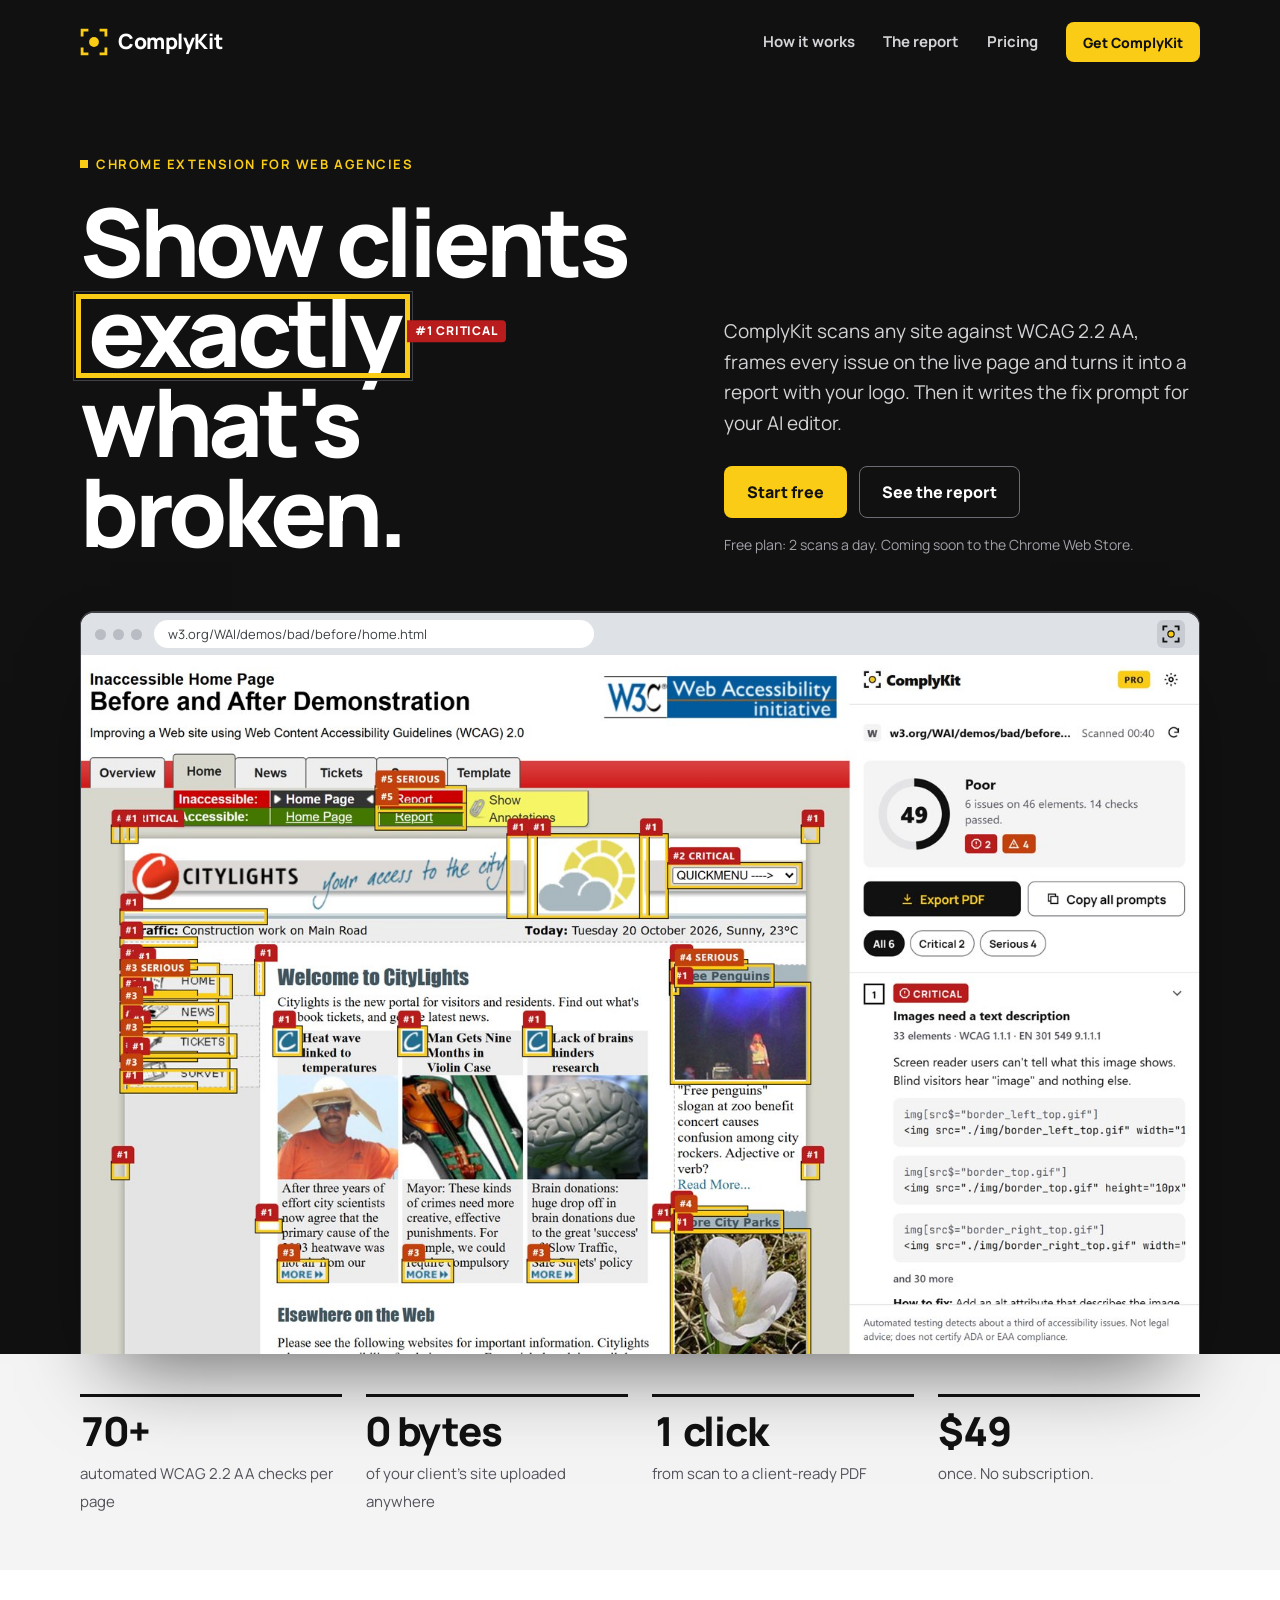
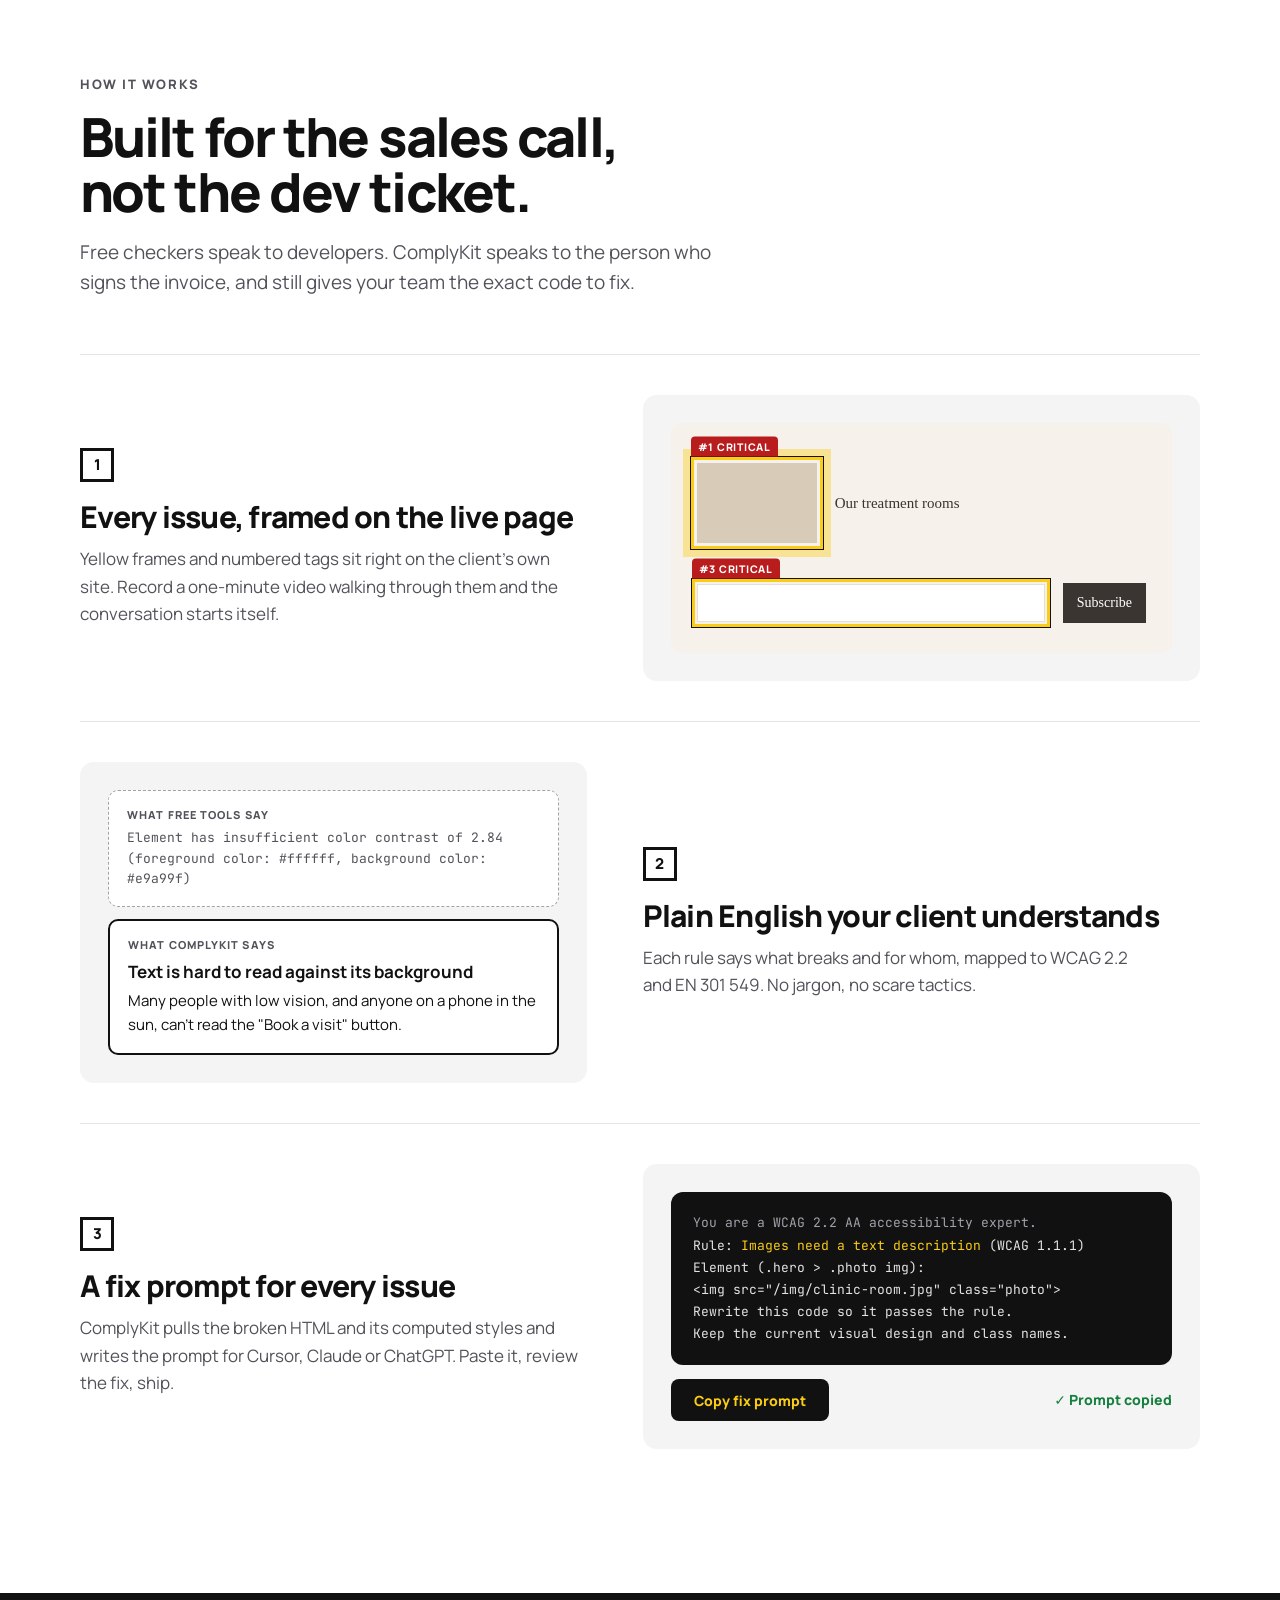
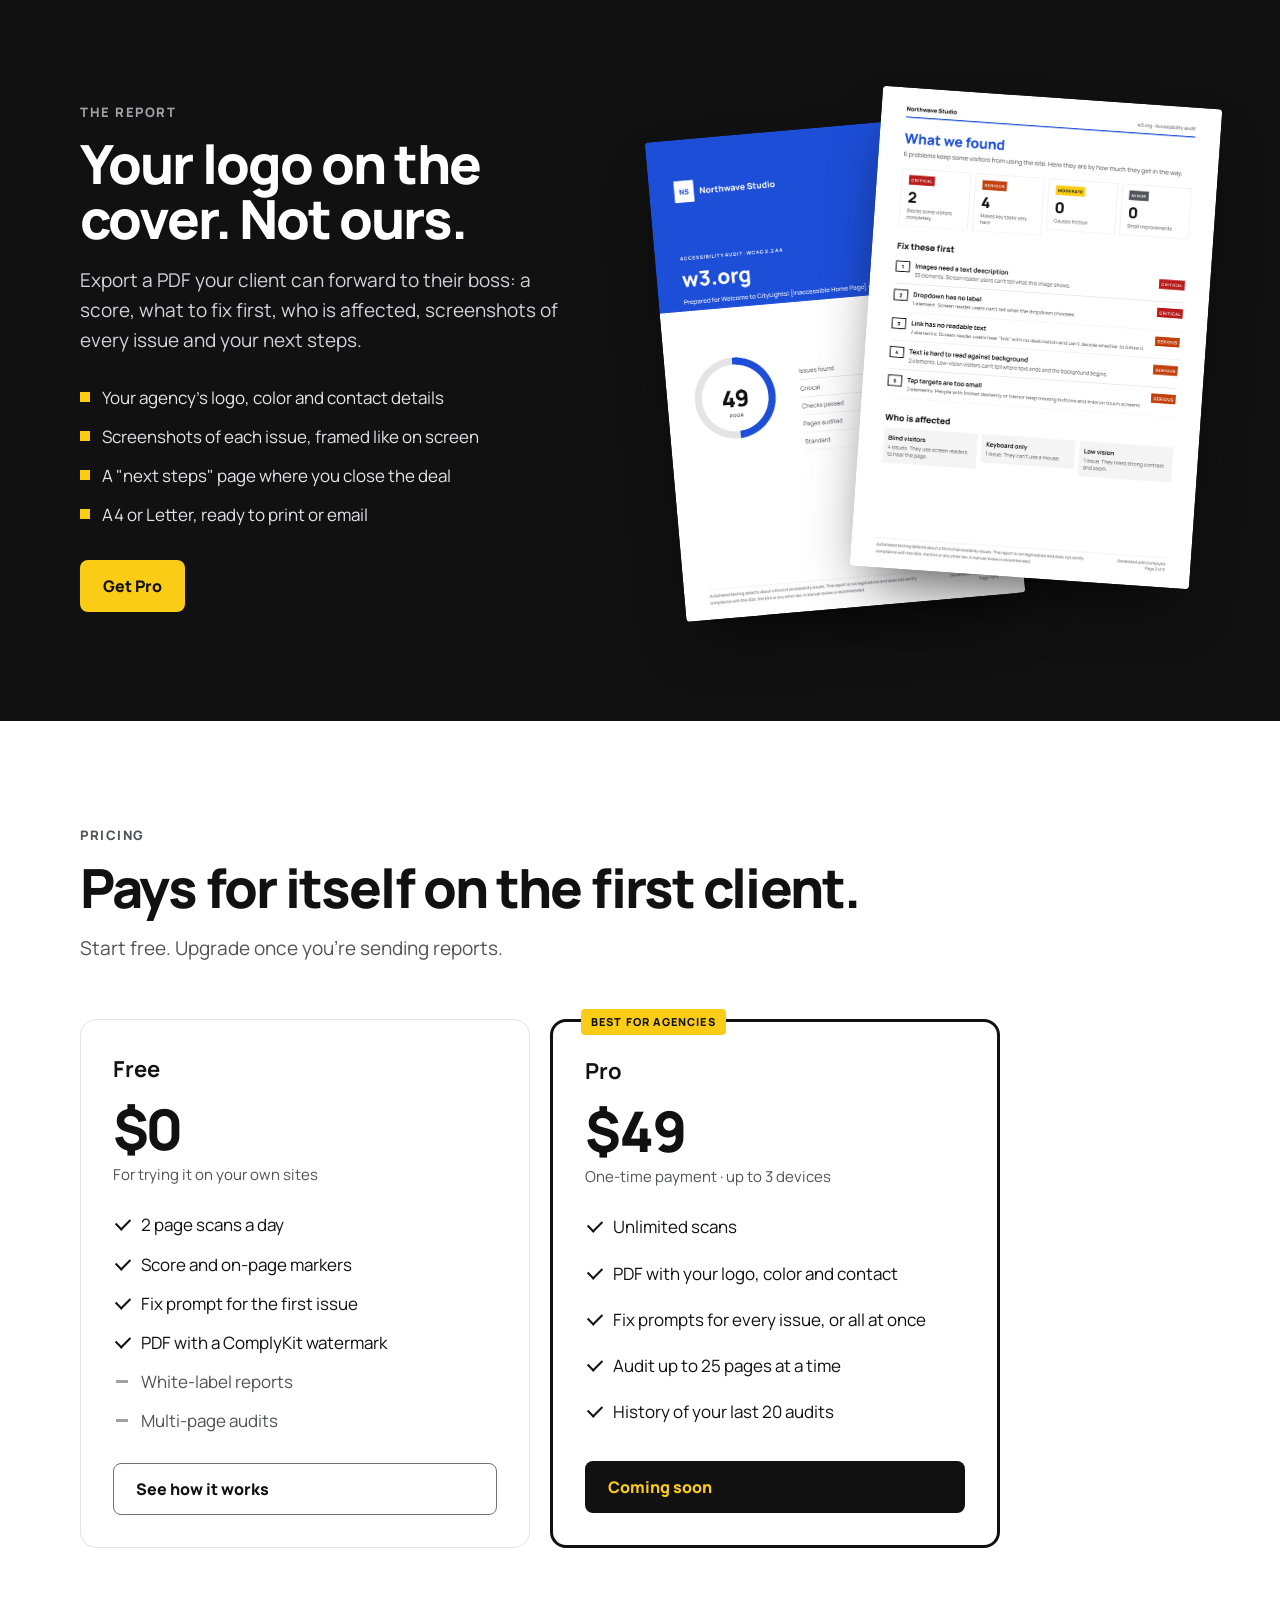
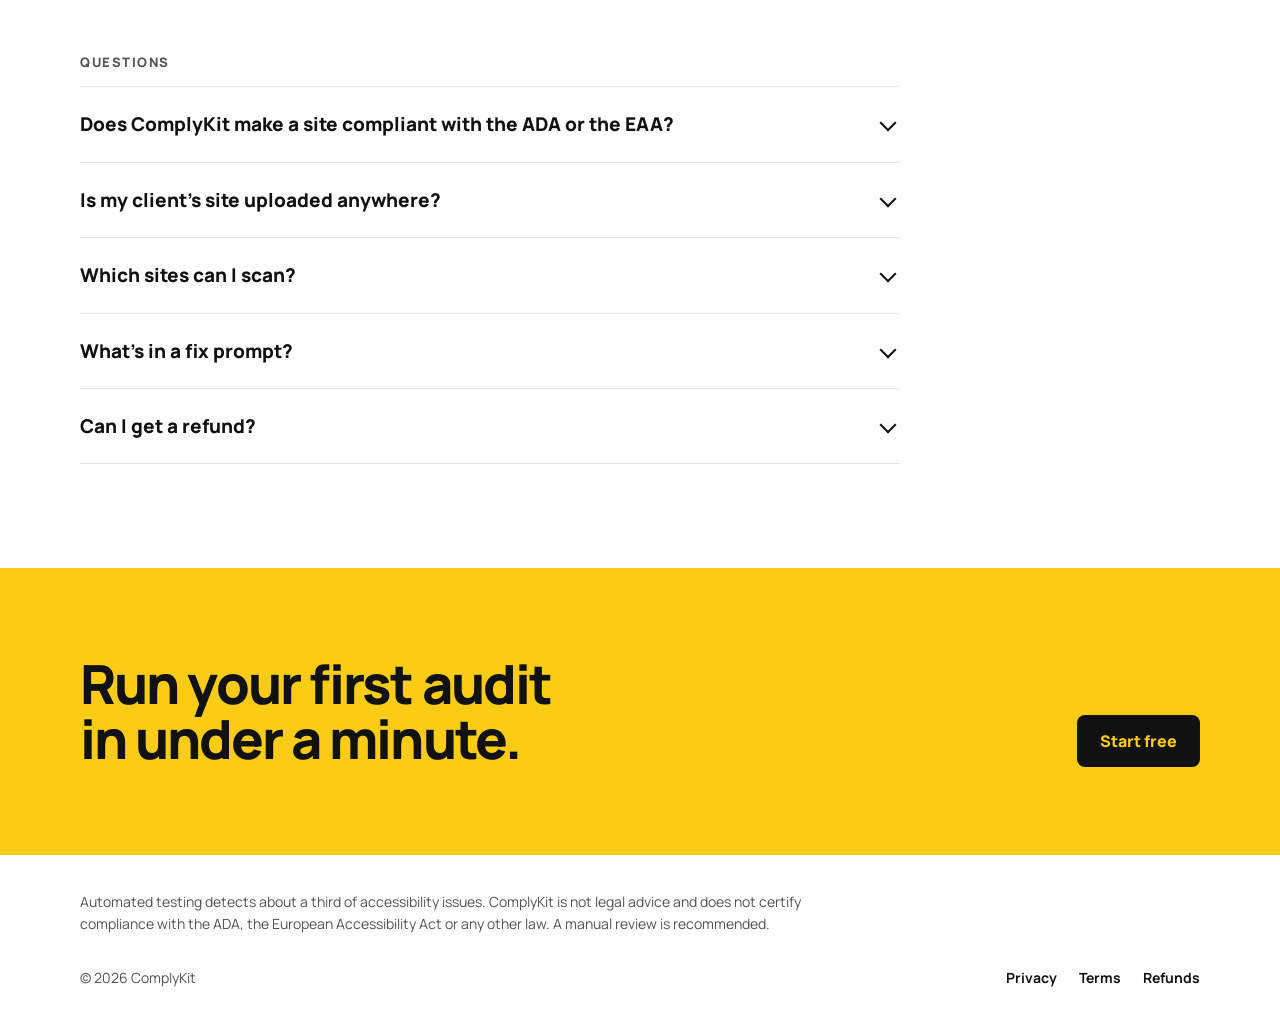
<file: index.html>
<!doctype html>
<html lang="en">
<head>
<meta charset="utf-8">
<meta name="viewport" content="width=device-width, initial-scale=1">
<title>ComplyKit · Accessibility audits your clients can read</title>
<meta name="description" content="Chrome extension for web agencies. Scan any site against WCAG 2.2 AA, frame every issue on the live page, export a white-label PDF and copy AI fix prompts.">
<link rel="icon" href="icon.svg">
<link rel="preconnect" href="https://fonts.googleapis.com">
<link rel="preconnect" href="https://fonts.gstatic.com" crossorigin>
<link rel="stylesheet" href="https://fonts.googleapis.com/css2?family=Manrope:wght@400;500;700;800&family=JetBrains+Mono:wght@400&display=swap">
<style>
/* One light page with a black hero, like the brand: signage black, yellow, white. */
:root {
  --ink: #111111; --ink-2: #1c1c1e; --muted: #52525b; --muted-dark: #a1a1aa;
  --paper: #ffffff; --raised: #f4f4f5; --line: #e4e4e7; --line-dark: #2e2e32;
  --signal: #facc15; --critical: #b91c1c; --serious: #c2410c; --pass: #15803d;
  --sans: Manrope, "Segoe UI", system-ui, sans-serif; --mono: "JetBrains Mono", ui-monospace, Consolas, monospace;
  color-scheme: light;
}
* { box-sizing: border-box; }
html { scroll-behavior: smooth; }
@media (prefers-reduced-motion: reduce) { html { scroll-behavior: auto; } * { animation: none !important; } }
body { overflow-x: hidden; margin: 0; background: var(--paper); color: var(--ink); font: 400 17px/1.6 var(--sans); -webkit-font-smoothing: antialiased; }
a { color: inherit; }
:focus-visible { outline: 2px solid var(--signal); outline-offset: 3px; }
.wrap { max-width: 1160px; margin: 0 auto; padding-left: max(20px, env(safe-area-inset-left, 0px)); padding-right: max(20px, env(safe-area-inset-right, 0px)); }
.skip { position: absolute; left: -999px; top: 8px; background: var(--signal); color: var(--ink); padding: 8px 14px; font-weight: 800; z-index: 10; }
.skip:focus { left: 8px; }

/* Buttons */
.btn { display: inline-flex; align-items: center; gap: 10px; height: 52px; padding: 0 22px; border-radius: 8px; font: 800 16px var(--sans); text-decoration: none; border: 1.5px solid transparent; white-space: nowrap; transition: transform .15s ease; }
.btn:hover { transform: translateY(-1px); }
.btn-signal { background: var(--signal); color: var(--ink); }
.btn-ghost { color: #fff; border-color: #6b6b73; }
.btn-ink { background: var(--ink); color: var(--signal); }
.btn-line { color: var(--ink); border-color: #71717a; }

/* Hero */
.hero { background: var(--ink); color: #fff; padding-bottom: 0; position: relative; z-index: 1; }
.nav { display: flex; align-items: center; justify-content: space-between; padding-block: 22px; }
.logo { display: inline-flex; align-items: center; gap: 10px; font-weight: 800; font-size: 21px; letter-spacing: -0.02em; text-decoration: none; }
.nav-links { display: flex; align-items: center; gap: 28px; font-weight: 700; font-size: 15px; }
.nav-links a { text-decoration: none; color: #d4d4d8; }
.nav-links a:hover { color: #fff; }
.nav-links .btn { height: 40px; padding: 0 16px; font-size: 14px; color: var(--ink); }
.hero-copy { padding-block: 64px 56px; display: grid; grid-template-columns: minmax(0, 1.25fr) minmax(0, 1fr); gap: 48px; align-items: end; }
.eyebrow { display: inline-flex; align-items: center; gap: 8px; font-size: 13px; font-weight: 700; letter-spacing: .12em; text-transform: uppercase; color: var(--signal); margin: 0 0 22px; }
.eyebrow::before { content: ""; width: 8px; height: 8px; background: var(--signal); }
h1 { font-size: clamp(44px, 7.4vw, 96px); line-height: .95; letter-spacing: -0.045em; font-weight: 800; margin: 0; text-wrap: balance; }
.framed { position: relative; display: inline-block; padding: 0 .08em; }
.framed::before { content: ""; position: absolute; inset: .08em -.04em -.02em; border: .055em solid var(--signal); box-shadow: 0 0 0 2px var(--ink), 0 0 0 3px #3f3f46; }
.framed .tag { position: absolute; left: calc(100% + .04em); top: 50%; transform: translateY(-50%); border-radius: 0 4px 4px 0 !important; font-size: 12px; letter-spacing: .08em; font-weight: 800; background: var(--critical); color: #fff; padding: 3px 8px; line-height: 1.3; border-radius: 4px 4px 0 0; white-space: nowrap; }
.hero-side p { color: #d4d4d8; font-size: 19px; margin: 0 0 28px; max-width: 30em; }
.hero-side .ctas { display: flex; flex-wrap: wrap; gap: 12px; }
.hero-side small { display: block; margin-top: 16px; color: var(--muted-dark); font-size: 14px; }

/* Product shot */
.stage { position: relative; margin-bottom: -150px; z-index: 2; }
.browser { background: #fff; border-radius: 14px 14px 0 0; overflow: hidden; box-shadow: 0 -1px 0 #3f3f46, 0 40px 80px -30px rgba(0,0,0,.6); border: 1px solid #3f3f46; border-bottom: 0; }
.bar { height: 42px; background: #dee1e6; display: flex; align-items: center; gap: 12px; padding: 0 14px; }
.dots { display: flex; gap: 7px; } .dots i { width: 11px; height: 11px; border-radius: 50%; background: #b9bcc2; display: block; }
.omni { flex: 1; max-width: 440px; height: 28px; border-radius: 14px; background: #fff; font-size: 13px; color: #3c4043; display: flex; align-items: center; padding: 0 14px; }
.ext { margin-left: auto; width: 28px; height: 28px; border-radius: 6px; background: #c8ccd2; display: grid; place-items: center; }
.shot { display: block; width: 100%; height: auto; }
.site { background: #f6f1ea; color: #3a3530; font-family: Georgia, "Times New Roman", serif; padding: 26px 34px; position: relative; overflow: hidden; }
.site-nav { display: flex; justify-content: space-between; font-size: 14px; color: #8a8178; margin-bottom: 34px; }
.site-nav b { font-size: 20px; color: #3a3530; font-weight: 400; letter-spacing: .02em; }
.site-hero { display: grid; grid-template-columns: 1fr 1fr; gap: 28px; align-items: center; }
.site h3 { font-size: 34px; line-height: 1.08; font-weight: 400; margin: 0 0 12px; }
.site .lead { color: #b3a99e; font-size: 15px; margin: 0 0 22px; }
.site .cta { position: relative; display: inline-block; background: #e9a99f; color: #fff; padding: 11px 20px; font-size: 15px; }
.site .photo { position: relative; aspect-ratio: 4 / 3; background: linear-gradient(135deg, #d8cbb8, #b9a78f); }
.site .cards { display: grid; grid-template-columns: repeat(3, 1fr); gap: 14px; margin-top: 44px; }
.site .card { background: #fff; padding: 12px; font-size: 13px; }
.site .card .ph { position: relative; height: 64px; background: #e7ddd0; margin-bottom: 8px; }
.mk { position: absolute; inset: -6px; border: 3px solid var(--signal); box-shadow: 0 0 0 1px var(--ink); pointer-events: none; }
.mk.focus { box-shadow: 0 0 0 1px var(--ink), 0 0 0 8px rgba(250,204,21,.4); animation: pulse 2.4s ease-in-out infinite; }
@keyframes pulse { 50% { box-shadow: 0 0 0 1px var(--ink), 0 0 0 14px rgba(250,204,21,.12); } }
.mk-tag { position: absolute; left: -6px; top: -6px; transform: translateY(-100%); font: 800 10.5px/1 var(--sans); letter-spacing: .07em; color: #fff; padding: 5px 7px; border-radius: 4px 4px 0 0; white-space: nowrap; }

.panel { border-left: 1px solid var(--line); font-family: var(--sans); color: var(--ink); background: #fff; display: flex; flex-direction: column; }
.p-head { display: flex; align-items: center; gap: 7px; padding: 12px 16px; border-bottom: 1px solid var(--line); font-weight: 800; font-size: 16px; letter-spacing: -0.02em; }
.p-head .chip { margin-left: auto; }
.chip { background: var(--signal); color: var(--ink); font: 800 10px/20px var(--sans); letter-spacing: .08em; padding: 0 7px; border-radius: 4px; }
.p-body { padding: 16px; display: grid; gap: 14px; }
.score { display: flex; gap: 14px; align-items: center; background: var(--raised); border-radius: 8px; padding: 14px; }
.ring { width: 72px; height: 72px; position: relative; flex: none; }
.ring svg { width: 100%; height: 100%; transform: rotate(-90deg); }
.ring b { position: absolute; inset: 0; display: grid; place-items: center; font-size: 23px; font-weight: 800; font-variant-numeric: tabular-nums; }
.score h4 { margin: 0; font-size: 15px; }
.score p { margin: 2px 0 7px; font-size: 12px; line-height: 1.4; color: var(--muted); }
.badges { display: flex; gap: 5px; }
.badge { display: inline-flex; align-items: center; height: 20px; padding: 0 7px; border-radius: 4px; font: 800 10px var(--sans); letter-spacing: .08em; color: #fff; }
.b-crit { background: var(--critical); } .b-ser { background: var(--serious); } .b-mod { background: var(--signal); color: var(--ink); } .b-pass { background: var(--pass); }
.p-btns { display: grid; grid-template-columns: 1fr 1fr; gap: 8px; }
.p-btn { height: 36px; border-radius: 8px; font: 700 12.5px var(--sans); display: grid; place-items: center; border: 1px solid #71717a; }
.p-btn.primary { background: var(--ink); color: var(--signal); border-color: var(--ink); }
.issue { border-top: 1px solid var(--line); margin: 0 -16px; padding: 12px 16px; display: grid; grid-template-columns: 24px 1fr; gap: 10px; }
.issue .num { width: 22px; height: 22px; border: 2px solid var(--ink); display: grid; place-items: center; font-size: 10.5px; font-weight: 800; }
.issue b { display: block; font-size: 13px; line-height: 1.35; margin: 5px 0 2px; }
.issue span.m { font-size: 11px; color: var(--muted); font-weight: 500; }

/* Facts strip */
.facts { background: var(--raised); padding-top: 190px; padding-bottom: 56px; position: relative; z-index: 0; }
.facts ul { list-style: none; margin: 0; padding: 0; display: grid; grid-template-columns: repeat(4, 1fr); gap: 24px; }
.facts li { border-top: 3px solid var(--ink); padding-top: 14px; }
.facts b { display: block; font-size: 40px; line-height: 1; letter-spacing: -0.03em; font-weight: 800; font-variant-numeric: tabular-nums; margin-bottom: 8px; }
.facts span { color: var(--muted); font-size: 15px; }

/* Sections */
section.block { padding-block: 104px; }
.kicker { font-size: 13px; font-weight: 800; letter-spacing: .12em; text-transform: uppercase; color: var(--muted); margin: 0 0 14px; }
h2 { font-size: clamp(32px, 4.4vw, 54px); line-height: 1.02; letter-spacing: -0.035em; font-weight: 800; margin: 0 0 18px; text-wrap: balance; max-width: 16em; }
.intro { font-size: 19px; color: var(--muted); max-width: 34em; margin: 0 0 56px; }

.feature { display: grid; grid-template-columns: minmax(0, 1fr) minmax(0, 1.1fr); gap: 56px; align-items: center; padding-block: 40px; border-top: 1px solid var(--line); }
.feature:nth-of-type(even) .f-visual { order: -1; }
.f-copy .n { display: inline-grid; place-items: center; width: 34px; height: 34px; border: 3px solid var(--ink); font-weight: 800; font-size: 15px; margin-bottom: 18px; }
.f-copy h3 { font-size: 30px; line-height: 1.1; letter-spacing: -0.025em; margin: 0 0 12px; font-weight: 800; }
.f-copy p { margin: 0; color: var(--muted); max-width: 30em; }
.f-visual { background: var(--raised); border-radius: 14px; padding: 28px; min-height: 260px; display: grid; align-content: center; gap: 14px; }

.compare { display: grid; gap: 12px; }
.compare div { border-radius: 10px; padding: 16px 18px; font-size: 15px; }
.compare .before { background: #fff; border: 1px dashed #a1a1aa; color: var(--muted); font-family: var(--mono); font-size: 13px; }
.compare .after { background: #fff; border: 2px solid var(--ink); }
.compare .lbl { display: block; font: 800 11px var(--sans); letter-spacing: .1em; margin-bottom: 6px; color: var(--muted); }
.compare .after b { display: block; font-size: 17px; margin-bottom: 4px; }

.code { background: var(--ink); color: #e4e4e7; border-radius: 12px; font: 400 13px/1.7 var(--mono); padding: 20px 22px; overflow-x: auto; white-space: pre; position: relative; }
.code .c { color: #a1a1aa; } .code .y { color: var(--signal); }
.copy-row { display: flex; align-items: center; justify-content: space-between; gap: 12px; }
.copied { font-weight: 800; font-size: 14px; color: var(--pass); display: inline-flex; gap: 6px; align-items: center; }

.markers-demo { position: relative; background: #f6f1ea; border-radius: 10px; padding: 40px 26px 30px; font-family: Georgia, serif; color: #3a3530; display: grid; gap: 40px; }
.markers-demo .row { display: flex; gap: 18px; align-items: center; }
.markers-demo .img { position: relative; width: 120px; height: 80px; background: #d8cbb8; flex: none; }
.markers-demo .field { position: relative; flex: 1; height: 38px; background: #fff; border: 1px solid #e6ded3; }

/* Report */
.report { background: var(--ink); color: #fff; overflow: hidden; }
.report .wrap { display: grid; grid-template-columns: minmax(0, 1fr) minmax(0, 1.1fr); gap: 56px; align-items: center; }
.report h2 { color: #fff; }
.report .intro { color: #d4d4d8; margin-bottom: 28px; }
.report ul { list-style: none; padding: 0; margin: 0 0 32px; display: grid; gap: 12px; color: #e4e4e7; }
.report li { display: flex; gap: 12px; }
.report li::before { content: ""; flex: none; width: 10px; height: 10px; margin-top: 8px; background: var(--signal); }
.pages { position: relative; height: 520px; }
.sheet { position: absolute; width: 340px; aspect-ratio: 1 / 1.414; background: #fff; color: var(--ink); border-radius: 4px; box-shadow: 0 30px 60px -20px rgba(0,0,0,.7); overflow: hidden; font-family: var(--sans); }
img.sheet { height: auto; }
.sheet.one { left: 4%; top: 30px; transform: rotate(-5deg); }
.sheet.two { left: 40%; top: 0; transform: rotate(4deg); }
.cover-band { background: #1d4ed8; color: #fff; padding: 22px; height: 46%; display: flex; flex-direction: column; justify-content: space-between; }
.ag { display: flex; align-items: center; gap: 8px; font-weight: 800; font-size: 12px; }
.ag i { width: 22px; height: 22px; border-radius: 5px; background: #fff; color: #1d4ed8; font: 800 9px/22px var(--sans); text-align: center; font-style: normal; }
.cover-band small { font-size: 7px; letter-spacing: .1em; font-weight: 800; }
.cover-band strong { display: block; font-size: 24px; letter-spacing: -0.02em; line-height: 1.05; }
.cover-body { padding: 18px 22px; display: flex; gap: 16px; align-items: center; }
.mini-ring { width: 74px; height: 74px; position: relative; flex: none; }
.mini-ring svg { width: 100%; height: 100%; transform: rotate(-90deg); }
.mini-ring b { position: absolute; inset: 0; display: grid; place-items: center; font-size: 22px; font-weight: 800; }
.mini-rows { flex: 1; display: grid; gap: 7px; font-size: 8.5px; }
.mini-rows div { display: flex; justify-content: space-between; border-bottom: 1px solid var(--line); padding-bottom: 4px; }
.mini-rows span { color: var(--muted); }
.sheet-pad { padding: 20px; display: grid; gap: 10px; }
.sheet-pad .hd { display: flex; justify-content: space-between; font-size: 8px; font-weight: 800; border-bottom: 1.5px solid #1d4ed8; padding-bottom: 6px; }
.sheet-pad h5 { margin: 4px 0 0; font-size: 18px; color: #1d4ed8; letter-spacing: -0.02em; }
.sev-cards { display: grid; grid-template-columns: repeat(4, 1fr); gap: 5px; }
.sev-cards div { border: 1px solid var(--line); border-radius: 4px; padding: 6px; font-size: 16px; font-weight: 800; }
.sev-cards .badge { height: 12px; font-size: 5.5px; padding: 0 4px; display: flex; width: max-content; margin-bottom: 3px; }
.mini-list { display: grid; gap: 0; }
.mini-list div { display: flex; justify-content: space-between; gap: 6px; align-items: center; border-bottom: 1px solid var(--line); padding: 6px 0; font-size: 8.5px; font-weight: 700; }
.mini-list .badge { height: 12px; font-size: 5.5px; padding: 0 4px; }
.fix { background: #fef9c3; border-radius: 4px; padding: 7px; font-size: 7.5px; line-height: 1.4; }

/* Pricing */
.plans { display: grid; grid-template-columns: 1fr 1fr; gap: 20px; max-width: 920px; }
.plan { border: 1.5px solid var(--line); border-radius: 16px; padding: 32px; display: flex; flex-direction: column; }
.plan.pro { border: 3px solid var(--ink); position: relative; }
.plan.pro::after { content: "BEST FOR AGENCIES"; position: absolute; top: -13px; left: 28px; background: var(--signal); font: 800 11px/26px var(--sans); letter-spacing: .1em; padding: 0 10px; border-radius: 4px; }
.plan h3 { margin: 0; font-size: 22px; }
.price { font-size: 56px; line-height: 1; font-weight: 800; letter-spacing: -0.04em; margin: 14px 0 6px; font-variant-numeric: tabular-nums; }
.price-note { color: var(--muted); font-size: 15px; margin: 0 0 24px; }
.plan ul { list-style: none; margin: 0 0 28px; padding: 0; display: grid; gap: 12px; flex: 1; }
.plan li { position: relative; padding-left: 28px; }
.plan li::before { content: ""; position: absolute; left: 3px; top: 7px; width: 12px; height: 7px; border-left: 2.5px solid var(--ink); border-bottom: 2.5px solid var(--ink); transform: rotate(-45deg); }
.plan li.off { color: var(--muted); }
.plan li.off::before { border: 0; height: 2.5px; width: 12px; top: 12px; background: #a1a1aa; transform: none; }

/* FAQ */
.faq { max-width: 820px; }
.faq details { border-top: 1px solid var(--line); }
.faq details:last-child { border-bottom: 1px solid var(--line); }
.faq summary { cursor: pointer; list-style: none; padding: 22px 40px 22px 0; font-size: 19px; font-weight: 800; position: relative; }
.faq summary::-webkit-details-marker { display: none; }
.faq summary::after { content: ""; position: absolute; right: 6px; top: 30px; width: 10px; height: 10px; border-right: 2.5px solid var(--ink); border-bottom: 2.5px solid var(--ink); transform: rotate(45deg); transition: transform .2s; }
.faq details[open] summary::after { transform: rotate(-135deg); top: 34px; }
.faq p { margin: 0 0 22px; color: var(--muted); max-width: 40em; }

/* Closing */
.closing { background: var(--signal); }
.closing .wrap { padding-block: 88px; display: flex; flex-wrap: wrap; align-items: end; justify-content: space-between; gap: 32px; }
.closing h2 { margin: 0; max-width: 13em; }
.disclaimer { font-size: 14px; color: var(--muted); max-width: 52em; padding-block: 36px 0; margin: 0; }
footer { padding-block: 32px 44px; display: flex; flex-wrap: wrap; gap: 16px 28px; justify-content: space-between; align-items: center; font-size: 14px; color: var(--muted); }
footer nav { display: flex; gap: 22px; }
footer a { text-decoration: none; font-weight: 700; color: var(--ink); }
footer a:hover { text-decoration: underline; }

@media (max-width: 980px) {
  .hero-copy, .feature, .report .wrap { grid-template-columns: 1fr; }
  .feature:nth-of-type(even) .f-visual { order: 0; }
  
  .facts ul { grid-template-columns: 1fr 1fr; }
  .pages { height: 420px; }
}
@media (max-width: 640px) {
  .nav-links a:not(.btn) { display: none; }
  .plans { grid-template-columns: 1fr; }
  .facts ul { grid-template-columns: 1fr; }
  section.block { padding-block: 72px; }
  .sheet { width: 220px; }
  .pages { height: 340px; }
  .sheet.two { left: 30%; }
}
</style>
</head>
<body>
<a class="skip" href="#main">Skip to content</a>

<header class="hero">
  <div class="wrap">
    <nav class="nav" aria-label="Main">
      <a class="logo" href="./" aria-label="ComplyKit home">
        <svg width="28" height="28" viewBox="0 0 40 40" aria-hidden="true"><path d="M3 12V3h9M28 3h9v9M37 28v9h-9M12 37H3v-9" fill="none" stroke="#facc15" stroke-width="4"/><circle cx="20" cy="20" r="7" fill="#facc15"/></svg>
        ComplyKit
      </a>
      <div class="nav-links">
        <a href="#how">How it works</a>
        <a href="#report">The report</a>
        <a href="#pricing">Pricing</a>
        <a class="btn btn-signal" href="#pricing">Get ComplyKit</a>
      </div>
    </nav>

    <div class="hero-copy">
      <div>
        <p class="eyebrow">Chrome extension for web agencies</p>
        <h1>Show clients <span class="framed"><span class="tag">#1 CRITICAL</span>exactly</span> what's broken.</h1>
      </div>
      <div class="hero-side">
        <p>ComplyKit scans any site against WCAG 2.2 AA, frames every issue on the live page and turns it into a report with your logo. Then it writes the fix prompt for your AI editor.</p>
        <div class="ctas">
          <a class="btn btn-signal" href="#pricing">Start free</a>
          <a class="btn btn-ghost" href="#report">See the report</a>
        </div>
        <small>Free plan: 2 scans a day. Coming soon to the Chrome Web Store.</small>
      </div>
    </div>

    <div class="stage" aria-label="ComplyKit open next to an audited website">
      <div class="browser">
        <div class="bar">
          <div class="dots" aria-hidden="true"><i></i><i></i><i></i></div>
          <div class="omni">w3.org/WAI/demos/bad/before/home.html</div>
          <div class="ext" aria-hidden="true"><svg width="18" height="18" viewBox="0 0 40 40"><path d="M3 12V3h9M28 3h9v9M37 28v9h-9M12 37H3v-9" fill="none" stroke="#111" stroke-width="4"/><circle cx="20" cy="20" r="7" fill="#facc15" stroke="#111" stroke-width="2.5"/></svg></div>
        </div>
        <img class="shot" src="img/hero.jpg" width="1500" height="938" alt="ComplyKit open in Chrome's side panel next to an audited page, with every issue framed on the page and listed by severity.">
      </div>
    </div>
  </div>
</header>

<main id="main">
  <div class="facts">
    <div class="wrap">
      <ul>
        <li><b>70+</b><span>automated WCAG 2.2 AA checks per page</span></li>
        <li><b>0 bytes</b><span>of your client's site uploaded anywhere</span></li>
        <li><b>1 click</b><span>from scan to a client-ready PDF</span></li>
        <li><b>$49</b><span>once. No subscription.</span></li>
      </ul>
    </div>
  </div>

  <section class="block" id="how">
    <div class="wrap">
      <p class="kicker">How it works</p>
      <h2>Built for the sales call, not the dev ticket.</h2>
      <p class="intro">Free checkers speak to developers. ComplyKit speaks to the person who signs the invoice, and still gives your team the exact code to fix.</p>

      <div class="feature">
        <div class="f-copy">
          <span class="n">1</span>
          <h3>Every issue, framed on the live page</h3>
          <p>Yellow frames and numbered tags sit right on the client's own site. Record a one-minute video walking through them and the conversation starts itself.</p>
        </div>
        <div class="f-visual" aria-hidden="true">
          <div class="markers-demo">
            <div class="row"><span class="img"><span class="mk focus"></span><span class="mk-tag" style="background:var(--critical)">#1 CRITICAL</span></span><span style="font-size:15px">Our treatment rooms</span></div>
            <div class="row"><span class="field"><span class="mk"></span><span class="mk-tag" style="background:var(--critical)">#3 CRITICAL</span></span><span style="background:#3a3530;color:#fff;padding:9px 14px;font-size:14px">Subscribe</span></div>
          </div>
        </div>
      </div>

      <div class="feature">
        <div class="f-copy">
          <span class="n">2</span>
          <h3>Plain English your client understands</h3>
          <p>Each rule says what breaks and for whom, mapped to WCAG 2.2 and EN 301 549. No jargon, no scare tactics.</p>
        </div>
        <div class="f-visual compare">
          <div class="before"><span class="lbl">WHAT FREE TOOLS SAY</span>Element has insufficient color contrast of 2.84 (foreground color: #ffffff, background color: #e9a99f)</div>
          <div class="after"><span class="lbl">WHAT COMPLYKIT SAYS</span><b>Text is hard to read against its background</b>Many people with low vision, and anyone on a phone in the sun, can't read the "Book a visit" button.</div>
        </div>
      </div>

      <div class="feature">
        <div class="f-copy">
          <span class="n">3</span>
          <h3>A fix prompt for every issue</h3>
          <p>ComplyKit pulls the broken HTML and its computed styles and writes the prompt for Cursor, Claude or ChatGPT. Paste it, review the fix, ship.</p>
        </div>
        <div class="f-visual">
<div class="code" aria-label="Example fix prompt"><span class="c">You are a WCAG 2.2 AA accessibility expert.</span>
Rule: <span class="y">Images need a text description</span> (WCAG 1.1.1)
Element (.hero &gt; .photo img):
&lt;img src="/img/clinic-room.jpg" class="photo"&gt;
Rewrite this code so it passes the rule.
Keep the current visual design and class names.</div>
          <div class="copy-row"><span class="btn btn-ink" style="height:42px;font-size:14px" aria-hidden="true">Copy fix prompt</span><span class="copied">✓ Prompt copied</span></div>
        </div>
      </div>
    </div>
  </section>

  <section class="block report" id="report">
    <div class="wrap">
      <div>
        <p class="kicker" style="color:var(--muted-dark)">The report</p>
        <h2>Your logo on the cover. Not ours.</h2>
        <p class="intro">Export a PDF your client can forward to their boss: a score, what to fix first, who is affected, screenshots of every issue and your next steps.</p>
        <ul>
          <li>Your agency's logo, color and contact details</li>
          <li>Screenshots of each issue, framed like on screen</li>
          <li>A "next steps" page where you close the deal</li>
          <li>A4 or Letter, ready to print or email</li>
        </ul>
        <a class="btn btn-signal" href="#pricing">Get Pro</a>
      </div>
      <div class="pages" aria-label="Two pages of a report exported from a real audit">
        <img class="sheet one" src="img/report-1.png" width="800" height="1131" loading="lazy" alt="Cover page of an exported report with the agency's logo, color and the overall score.">
        <img class="sheet two" src="img/report-2.png" width="800" height="1131" loading="lazy" alt="Second page of the report listing what was found and which issues to fix first.">
      </div>
    </div>
  </section>

  <section class="block" id="pricing">
    <div class="wrap">
      <p class="kicker">Pricing</p>
      <h2>Pays for itself on the first client.</h2>
      <p class="intro">Start free. Upgrade once you're sending reports.</p>
      <div class="plans">
        <div class="plan">
          <h3>Free</h3>
          <div class="price">$0</div>
          <p class="price-note">For trying it on your own sites</p>
          <ul>
            <li>2 page scans a day</li>
            <li>Score and on-page markers</li>
            <li>Fix prompt for the first issue</li>
            <li>PDF with a ComplyKit watermark</li>
            <li class="off">White-label reports</li>
            <li class="off">Multi-page audits</li>
          </ul>
          <a class="btn btn-line" href="#how">See how it works</a>
        </div>
        <div class="plan pro">
          <h3>Pro</h3>
          <div class="price">$49</div>
          <p class="price-note">One-time payment · up to 3 devices</p>
          <ul>
            <li>Unlimited scans</li>
            <li>PDF with your logo, color and contact</li>
            <li>Fix prompts for every issue, or all at once</li>
            <li>Audit up to 25 pages at a time</li>
            <li>History of your last 20 audits</li>
          </ul>
          <a class="btn btn-ink" href="refund.html">Coming soon</a>
        </div>
      </div>
    </div>
  </section>

  <section class="block" style="padding-top:0">
    <div class="wrap">
      <p class="kicker">Questions</p>
      <div class="faq">
        <details><summary>Does ComplyKit make a site compliant with the ADA or the EAA?</summary><p>No. Automated testing finds about a third of accessibility issues. ComplyKit shows you where to start and gives you a clear report, but it doesn't certify compliance and it isn't legal advice. Pair it with a manual review.</p></details>
        <details><summary>Is my client's site uploaded anywhere?</summary><p>No. The scan runs inside your browser and results stay on your computer. The only thing ComplyKit sends is your license key, to check it with our payment provider. See the <a href="privacy.html">privacy policy</a>.</p></details>
        <details><summary>Which sites can I scan?</summary><p>Any page you can open in Chrome, including staging sites behind a login. Chrome doesn't allow extensions on its own pages or the Chrome Web Store.</p></details>
        <details><summary>What's in a fix prompt?</summary><p>The rule, the WCAG reference, the exact HTML that fails and its computed styles, with instructions to keep the design. It works with any AI coding tool.</p></details>
        <details><summary>Can I get a refund?</summary><p>Yes, within the window described in the <a href="refund.html">refund policy</a>. Payments are handled by Lemon Squeezy.</p></details>
      </div>
    </div>
  </section>

  <div class="closing">
    <div class="wrap">
      <h2>Run your first audit in under a minute.</h2>
      <a class="btn btn-ink" href="#pricing">Start free</a>
    </div>
  </div>
</main>

<div class="wrap">
  <p class="disclaimer">Automated testing detects about a third of accessibility issues. ComplyKit is not legal advice and does not certify compliance with the ADA, the European Accessibility Act or any other law. A manual review is recommended.</p>
  <footer>
    <span>© 2026 ComplyKit</span>
    <nav aria-label="Legal"><a href="privacy.html">Privacy</a><a href="terms.html">Terms</a><a href="refund.html">Refunds</a></nav>
  </footer>
</div>
</body>
</html>
</file>
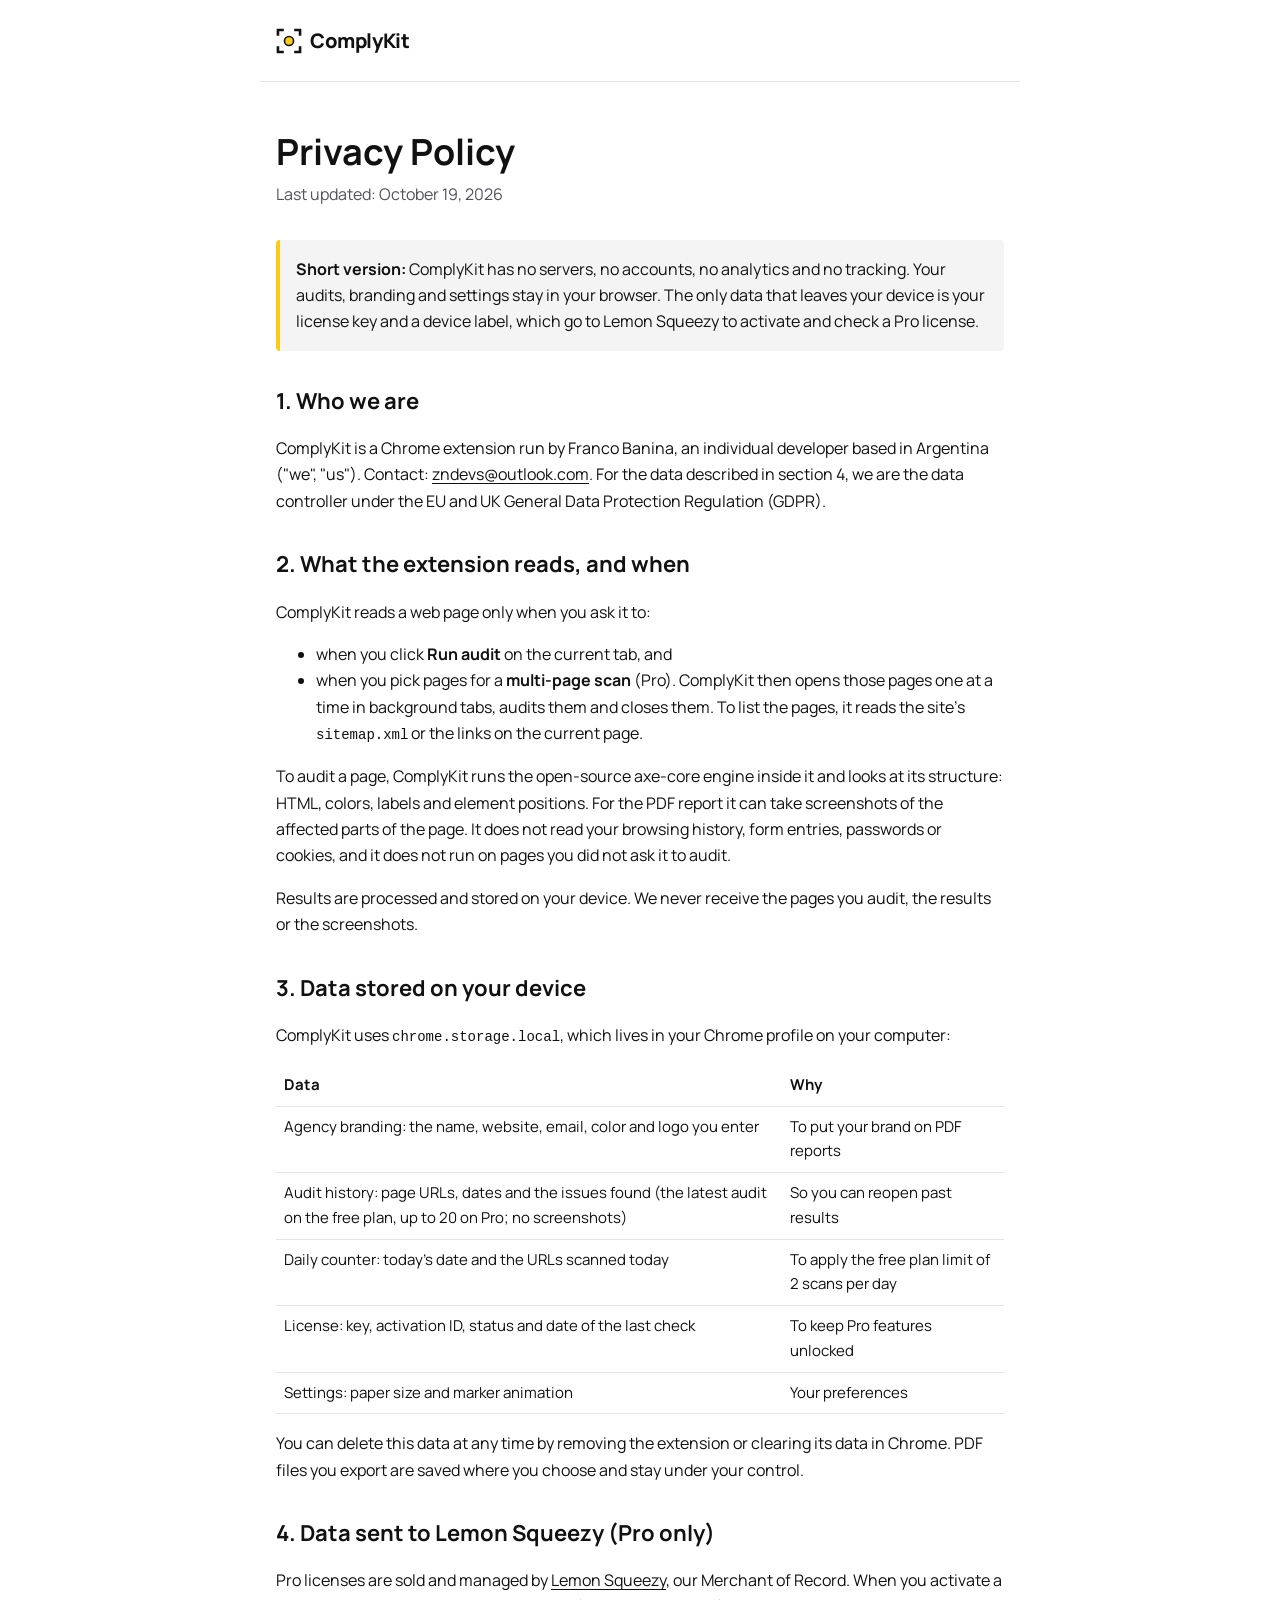
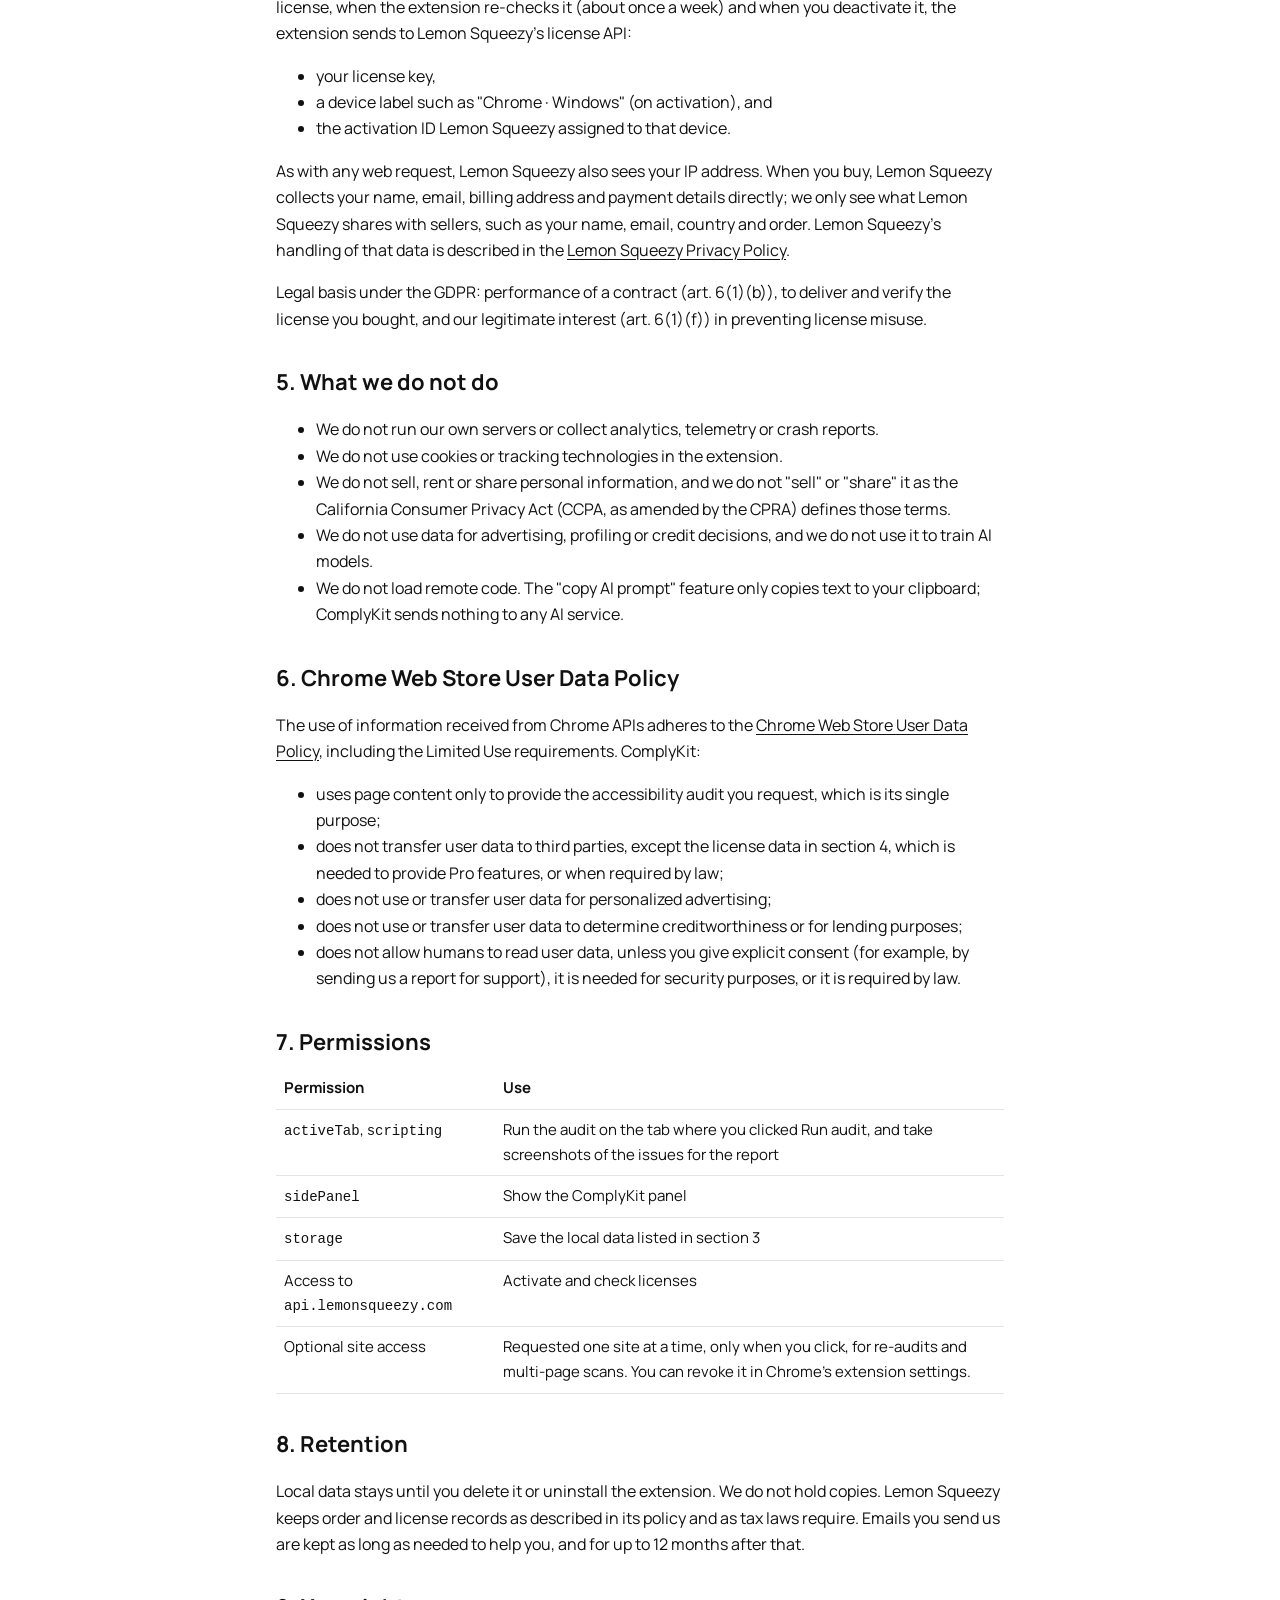
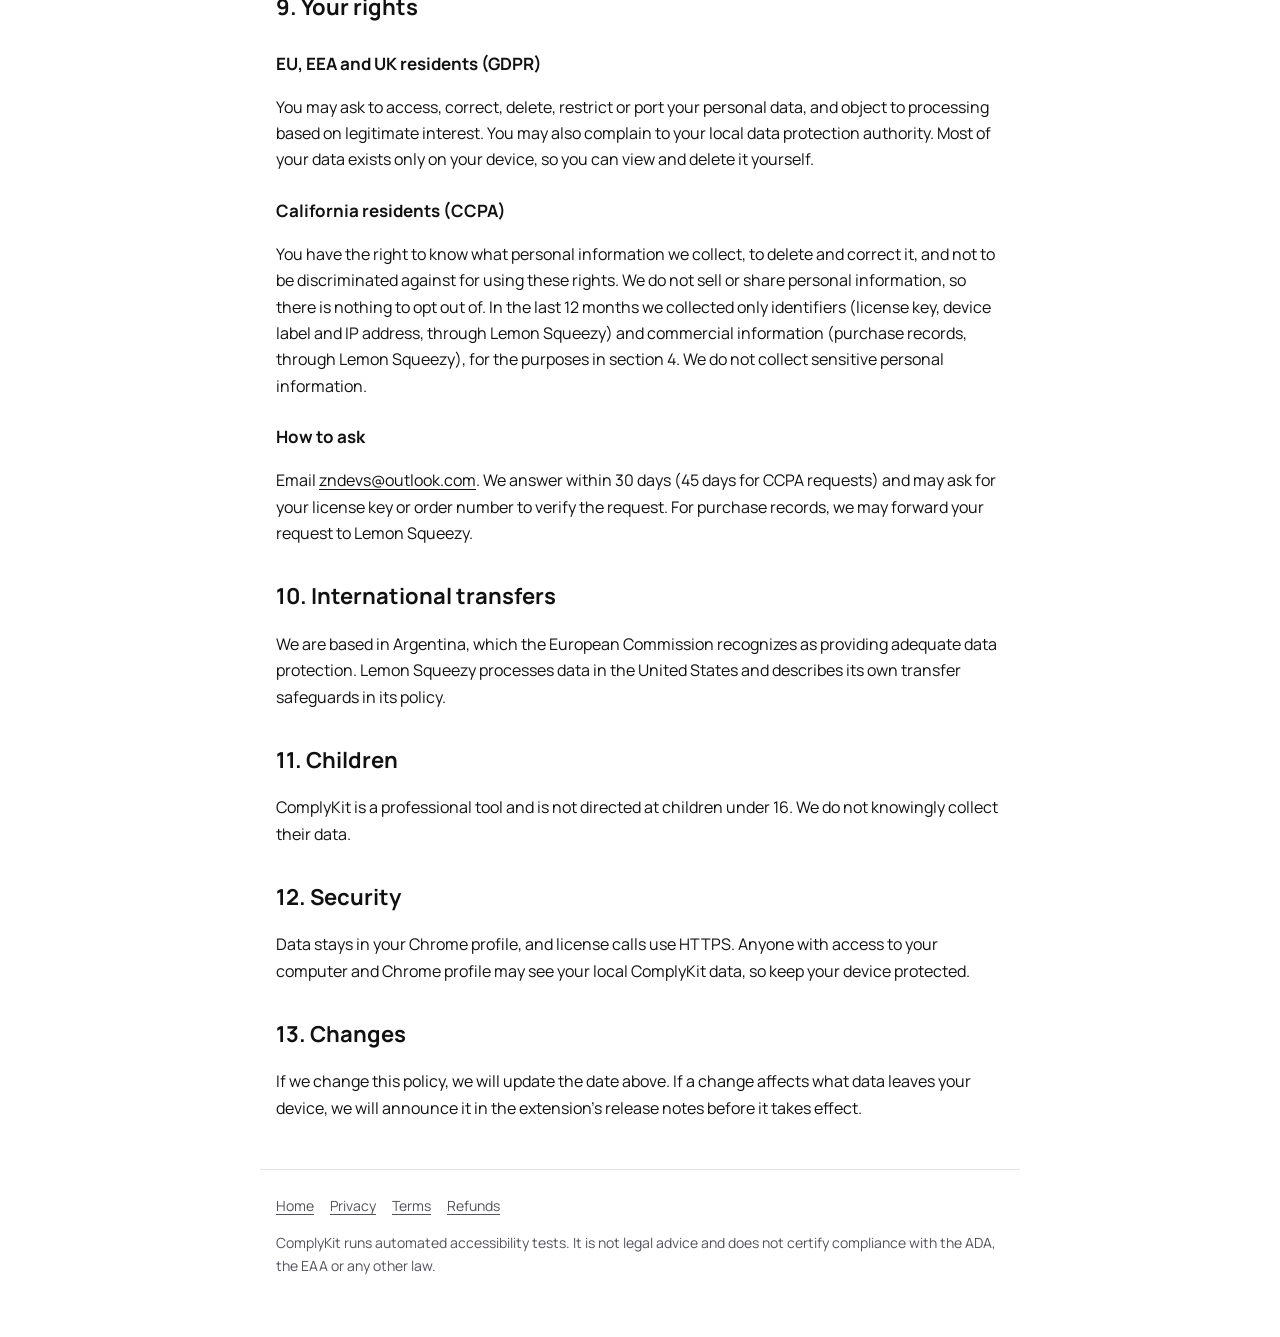
<file: privacy.html>
<!doctype html>
<html lang="en">
<head>
<meta charset="utf-8">
<meta name="viewport" content="width=device-width, initial-scale=1">
<title>Privacy Policy · ComplyKit</title>
<meta name="description" content="How the ComplyKit Chrome extension handles data: everything stays on your device.">
<link rel="icon" href="icon.svg">
<link rel="stylesheet" href="https://fonts.googleapis.com/css2?family=Manrope:wght@400;500;700;800&display=swap">
<link rel="stylesheet" href="tokens.css">
<link rel="stylesheet" href="legal.css">
</head>
<body>
<a class="skip" href="#main">Skip to content</a>
<header><a class="logo" href="./"><svg width="26" height="26" viewBox="0 0 40 40" aria-hidden="true"><path d="M3 12V3h9M28 3h9v9M37 28v9h-9M12 37H3v-9" fill="none" stroke="currentColor" stroke-width="4"/><circle cx="20" cy="20" r="7" fill="#facc15" stroke="#111" stroke-width="2.5"/></svg>ComplyKit</a></header>
<main id="main">
<h1>Privacy Policy</h1>
<p class="meta">Last updated: October 19, 2026</p>
<p class="notice"><strong>Short version:</strong> ComplyKit has no servers, no accounts, no analytics and no tracking. Your audits, branding and settings stay in your browser. The only data that leaves your device is your license key and a device label, which go to Lemon Squeezy to activate and check a Pro license.</p>

<h2>1. Who we are</h2>
<p>ComplyKit is a Chrome extension run by Franco Banina, an individual developer based in Argentina ("we", "us"). Contact: <a href="mailto:zndevs@outlook.com">zndevs@outlook.com</a>. For the data described in section 4, we are the data controller under the EU and UK General Data Protection Regulation (GDPR).</p>

<h2>2. What the extension reads, and when</h2>
<p>ComplyKit reads a web page only when you ask it to:</p>
<ul>
<li>when you click <strong>Run audit</strong> on the current tab, and</li>
<li>when you pick pages for a <strong>multi-page scan</strong> (Pro). ComplyKit then opens those pages one at a time in background tabs, audits them and closes them. To list the pages, it reads the site's <code>sitemap.xml</code> or the links on the current page.</li>
</ul>
<p>To audit a page, ComplyKit runs the open-source axe-core engine inside it and looks at its structure: HTML, colors, labels and element positions. For the PDF report it can take screenshots of the affected parts of the page. It does not read your browsing history, form entries, passwords or cookies, and it does not run on pages you did not ask it to audit.</p>
<p>Results are processed and stored on your device. We never receive the pages you audit, the results or the screenshots.</p>

<h2>3. Data stored on your device</h2>
<p>ComplyKit uses <code>chrome.storage.local</code>, which lives in your Chrome profile on your computer:</p>
<div class="table-wrap"><table>
<thead><tr><th scope="col">Data</th><th scope="col">Why</th></tr></thead>
<tbody>
<tr><td>Agency branding: the name, website, email, color and logo you enter</td><td>To put your brand on PDF reports</td></tr>
<tr><td>Audit history: page URLs, dates and the issues found (the latest audit on the free plan, up to 20 on Pro; no screenshots)</td><td>So you can reopen past results</td></tr>
<tr><td>Daily counter: today's date and the URLs scanned today</td><td>To apply the free plan limit of 2 scans per day</td></tr>
<tr><td>License: key, activation ID, status and date of the last check</td><td>To keep Pro features unlocked</td></tr>
<tr><td>Settings: paper size and marker animation</td><td>Your preferences</td></tr>
</tbody></table></div>
<p>You can delete this data at any time by removing the extension or clearing its data in Chrome. PDF files you export are saved where you choose and stay under your control.</p>

<h2>4. Data sent to Lemon Squeezy (Pro only)</h2>
<p>Pro licenses are sold and managed by <a href="https://www.lemonsqueezy.com/">Lemon Squeezy</a>, our Merchant of Record. When you activate a license, when the extension re-checks it (about once a week) and when you deactivate it, the extension sends to Lemon Squeezy's license API:</p>
<ul>
<li>your license key,</li>
<li>a device label such as "Chrome · Windows" (on activation), and</li>
<li>the activation ID Lemon Squeezy assigned to that device.</li>
</ul>
<p>As with any web request, Lemon Squeezy also sees your IP address. When you buy, Lemon Squeezy collects your name, email, billing address and payment details directly; we only see what Lemon Squeezy shares with sellers, such as your name, email, country and order. Lemon Squeezy's handling of that data is described in the <a href="https://www.lemonsqueezy.com/privacy">Lemon Squeezy Privacy Policy</a>.</p>
<p>Legal basis under the GDPR: performance of a contract (art. 6(1)(b)), to deliver and verify the license you bought, and our legitimate interest (art. 6(1)(f)) in preventing license misuse.</p>

<h2>5. What we do not do</h2>
<ul>
<li>We do not run our own servers or collect analytics, telemetry or crash reports.</li>
<li>We do not use cookies or tracking technologies in the extension.</li>
<li>We do not sell, rent or share personal information, and we do not "sell" or "share" it as the California Consumer Privacy Act (CCPA, as amended by the CPRA) defines those terms.</li>
<li>We do not use data for advertising, profiling or credit decisions, and we do not use it to train AI models.</li>
<li>We do not load remote code. The "copy AI prompt" feature only copies text to your clipboard; ComplyKit sends nothing to any AI service.</li>
</ul>

<h2>6. Chrome Web Store User Data Policy</h2>
<p>The use of information received from Chrome APIs adheres to the <a href="https://developer.chrome.com/docs/webstore/program-policies/policies">Chrome Web Store User Data Policy</a>, including the Limited Use requirements. ComplyKit:</p>
<ul>
<li>uses page content only to provide the accessibility audit you request, which is its single purpose;</li>
<li>does not transfer user data to third parties, except the license data in section 4, which is needed to provide Pro features, or when required by law;</li>
<li>does not use or transfer user data for personalized advertising;</li>
<li>does not use or transfer user data to determine creditworthiness or for lending purposes;</li>
<li>does not allow humans to read user data, unless you give explicit consent (for example, by sending us a report for support), it is needed for security purposes, or it is required by law.</li>
</ul>

<h2>7. Permissions</h2>
<div class="table-wrap"><table>
<thead><tr><th scope="col">Permission</th><th scope="col">Use</th></tr></thead>
<tbody>
<tr><td><code>activeTab</code>, <code>scripting</code></td><td>Run the audit on the tab where you clicked Run audit, and take screenshots of the issues for the report</td></tr>
<tr><td><code>sidePanel</code></td><td>Show the ComplyKit panel</td></tr>
<tr><td><code>storage</code></td><td>Save the local data listed in section 3</td></tr>
<tr><td>Access to <code>api.lemonsqueezy.com</code></td><td>Activate and check licenses</td></tr>
<tr><td>Optional site access</td><td>Requested one site at a time, only when you click, for re-audits and multi-page scans. You can revoke it in Chrome's extension settings.</td></tr>
</tbody></table></div>

<h2>8. Retention</h2>
<p>Local data stays until you delete it or uninstall the extension. We do not hold copies. Lemon Squeezy keeps order and license records as described in its policy and as tax laws require. Emails you send us are kept as long as needed to help you, and for up to 12 months after that.</p>

<h2>9. Your rights</h2>
<h3>EU, EEA and UK residents (GDPR)</h3>
<p>You may ask to access, correct, delete, restrict or port your personal data, and object to processing based on legitimate interest. You may also complain to your local data protection authority. Most of your data exists only on your device, so you can view and delete it yourself.</p>
<h3>California residents (CCPA)</h3>
<p>You have the right to know what personal information we collect, to delete and correct it, and not to be discriminated against for using these rights. We do not sell or share personal information, so there is nothing to opt out of. In the last 12 months we collected only identifiers (license key, device label and IP address, through Lemon Squeezy) and commercial information (purchase records, through Lemon Squeezy), for the purposes in section 4. We do not collect sensitive personal information.</p>
<h3>How to ask</h3>
<p>Email <a href="mailto:zndevs@outlook.com">zndevs@outlook.com</a>. We answer within 30 days (45 days for CCPA requests) and may ask for your license key or order number to verify the request. For purchase records, we may forward your request to Lemon Squeezy.</p>

<h2>10. International transfers</h2>
<p>We are based in Argentina, which the European Commission recognizes as providing adequate data protection. Lemon Squeezy processes data in the United States and describes its own transfer safeguards in its policy.</p>

<h2>11. Children</h2>
<p>ComplyKit is a professional tool and is not directed at children under 16. We do not knowingly collect their data.</p>

<h2>12. Security</h2>
<p>Data stays in your Chrome profile, and license calls use HTTPS. Anyone with access to your computer and Chrome profile may see your local ComplyKit data, so keep your device protected.</p>

<h2>13. Changes</h2>
<p>If we change this policy, we will update the date above. If a change affects what data leaves your device, we will announce it in the extension's release notes before it takes effect.</p>
</main>
<footer>
<nav aria-label="Legal"><a href="./">Home</a><a href="privacy.html">Privacy</a><a href="terms.html">Terms</a><a href="refund.html">Refunds</a></nav>
<p>ComplyKit runs automated accessibility tests. It is not legal advice and does not certify compliance with the ADA, the EAA or any other law.</p>
</footer>
</body>
</html>
</file>
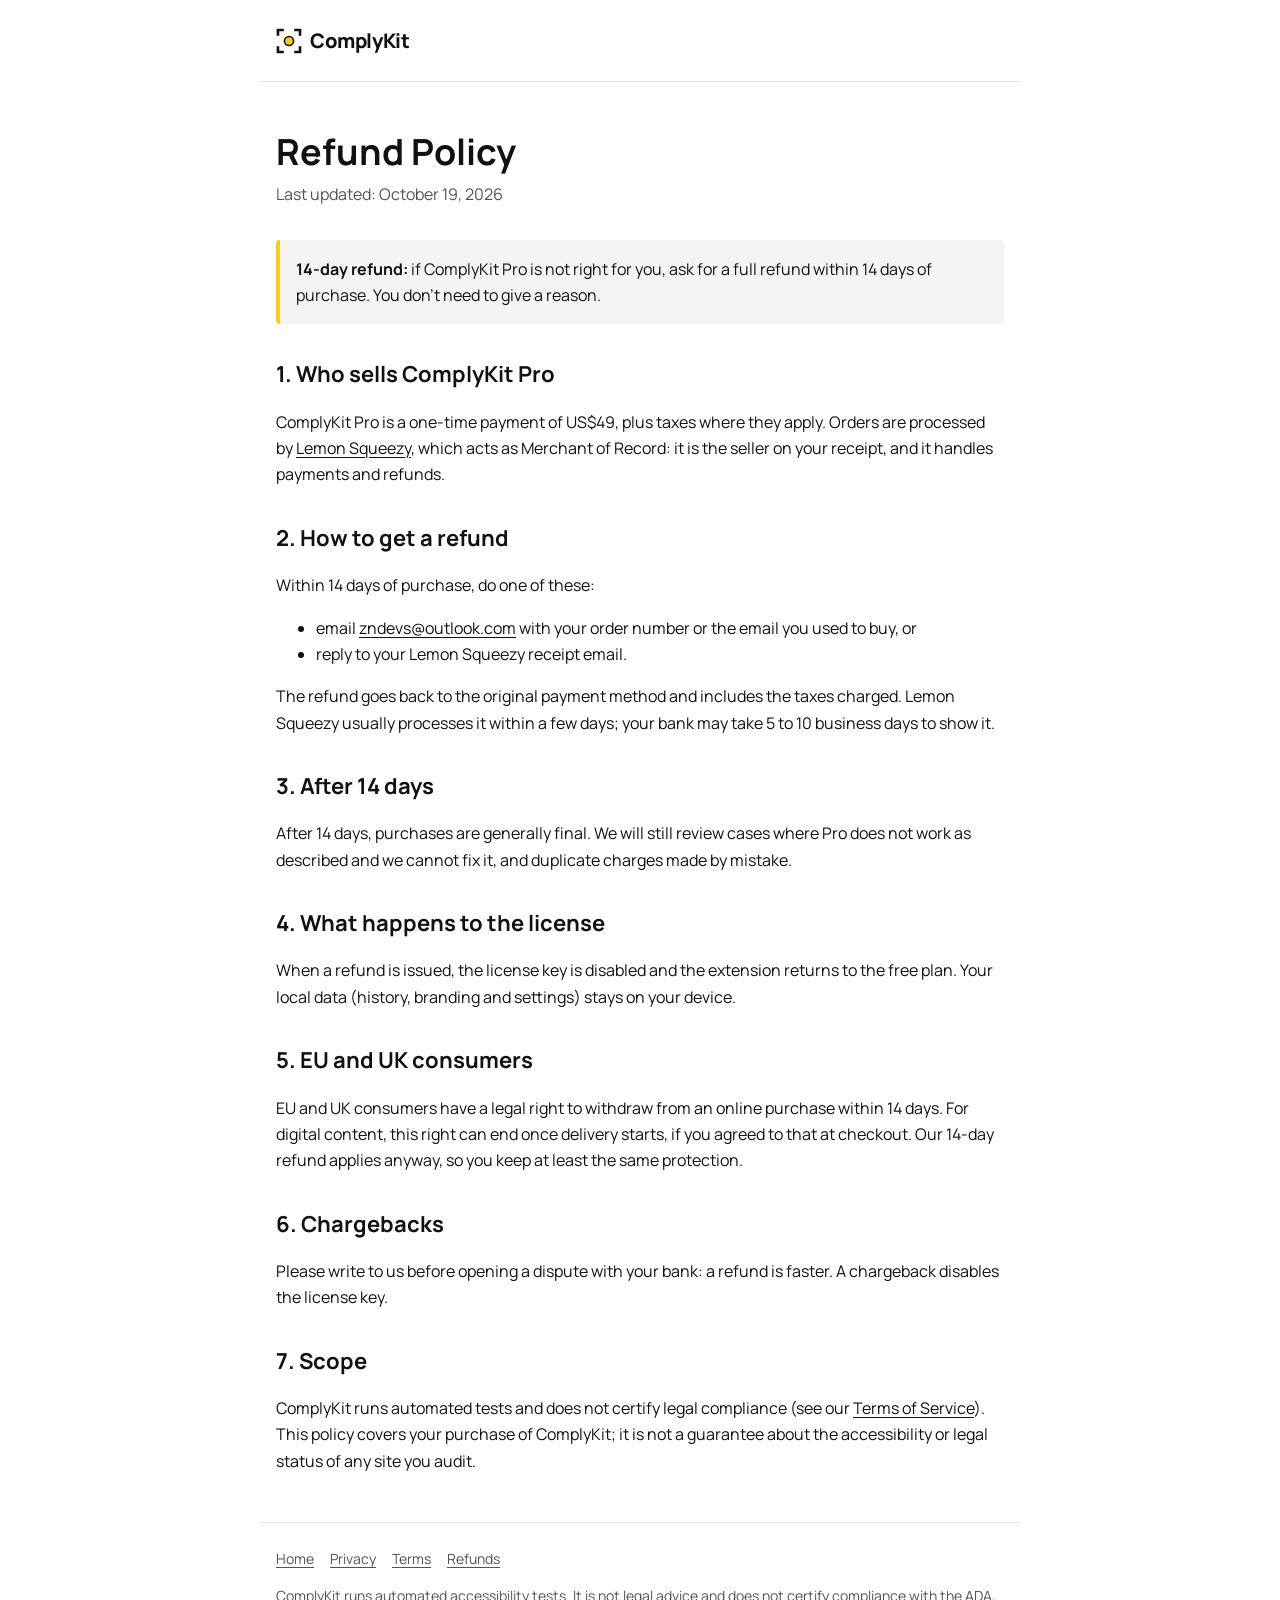
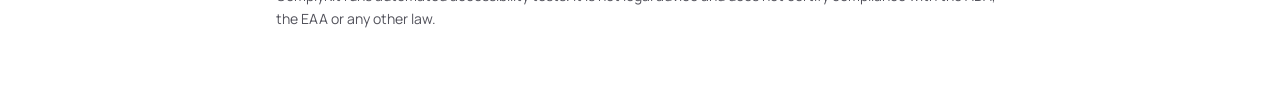
<file: refund.html>
<!doctype html>
<html lang="en">
<head>
<meta charset="utf-8">
<meta name="viewport" content="width=device-width, initial-scale=1">
<title>Refund Policy · ComplyKit</title>
<meta name="description" content="Refunds for the one-time ComplyKit Pro purchase.">
<link rel="icon" href="icon.svg">
<link rel="stylesheet" href="https://fonts.googleapis.com/css2?family=Manrope:wght@400;500;700;800&display=swap">
<link rel="stylesheet" href="tokens.css">
<link rel="stylesheet" href="legal.css">
</head>
<body>
<a class="skip" href="#main">Skip to content</a>
<header><a class="logo" href="./"><svg width="26" height="26" viewBox="0 0 40 40" aria-hidden="true"><path d="M3 12V3h9M28 3h9v9M37 28v9h-9M12 37H3v-9" fill="none" stroke="currentColor" stroke-width="4"/><circle cx="20" cy="20" r="7" fill="#facc15" stroke="#111" stroke-width="2.5"/></svg>ComplyKit</a></header>
<main id="main">
<h1>Refund Policy</h1>
<p class="meta">Last updated: October 19, 2026</p>
<p class="notice"><strong>14-day refund:</strong> if ComplyKit Pro is not right for you, ask for a full refund within 14 days of purchase. You don't need to give a reason.</p>

<h2>1. Who sells ComplyKit Pro</h2>
<p>ComplyKit Pro is a one-time payment of US$49, plus taxes where they apply. Orders are processed by <a href="https://www.lemonsqueezy.com/">Lemon Squeezy</a>, which acts as Merchant of Record: it is the seller on your receipt, and it handles payments and refunds.</p>

<h2>2. How to get a refund</h2>
<p>Within 14 days of purchase, do one of these:</p>
<ul>
<li>email <a href="mailto:zndevs@outlook.com">zndevs@outlook.com</a> with your order number or the email you used to buy, or</li>
<li>reply to your Lemon Squeezy receipt email.</li>
</ul>
<p>The refund goes back to the original payment method and includes the taxes charged. Lemon Squeezy usually processes it within a few days; your bank may take 5 to 10 business days to show it.</p>

<h2>3. After 14 days</h2>
<p>After 14 days, purchases are generally final. We will still review cases where Pro does not work as described and we cannot fix it, and duplicate charges made by mistake.</p>

<h2>4. What happens to the license</h2>
<p>When a refund is issued, the license key is disabled and the extension returns to the free plan. Your local data (history, branding and settings) stays on your device.</p>

<h2>5. EU and UK consumers</h2>
<p>EU and UK consumers have a legal right to withdraw from an online purchase within 14 days. For digital content, this right can end once delivery starts, if you agreed to that at checkout. Our 14-day refund applies anyway, so you keep at least the same protection.</p>

<h2>6. Chargebacks</h2>
<p>Please write to us before opening a dispute with your bank: a refund is faster. A chargeback disables the license key.</p>

<h2>7. Scope</h2>
<p>ComplyKit runs automated tests and does not certify legal compliance (see our <a href="terms.html">Terms of Service</a>). This policy covers your purchase of ComplyKit; it is not a guarantee about the accessibility or legal status of any site you audit.</p>
</main>
<footer>
<nav aria-label="Legal"><a href="./">Home</a><a href="privacy.html">Privacy</a><a href="terms.html">Terms</a><a href="refund.html">Refunds</a></nav>
<p>ComplyKit runs automated accessibility tests. It is not legal advice and does not certify compliance with the ADA, the EAA or any other law.</p>
</footer>
</body>
</html>
</file>
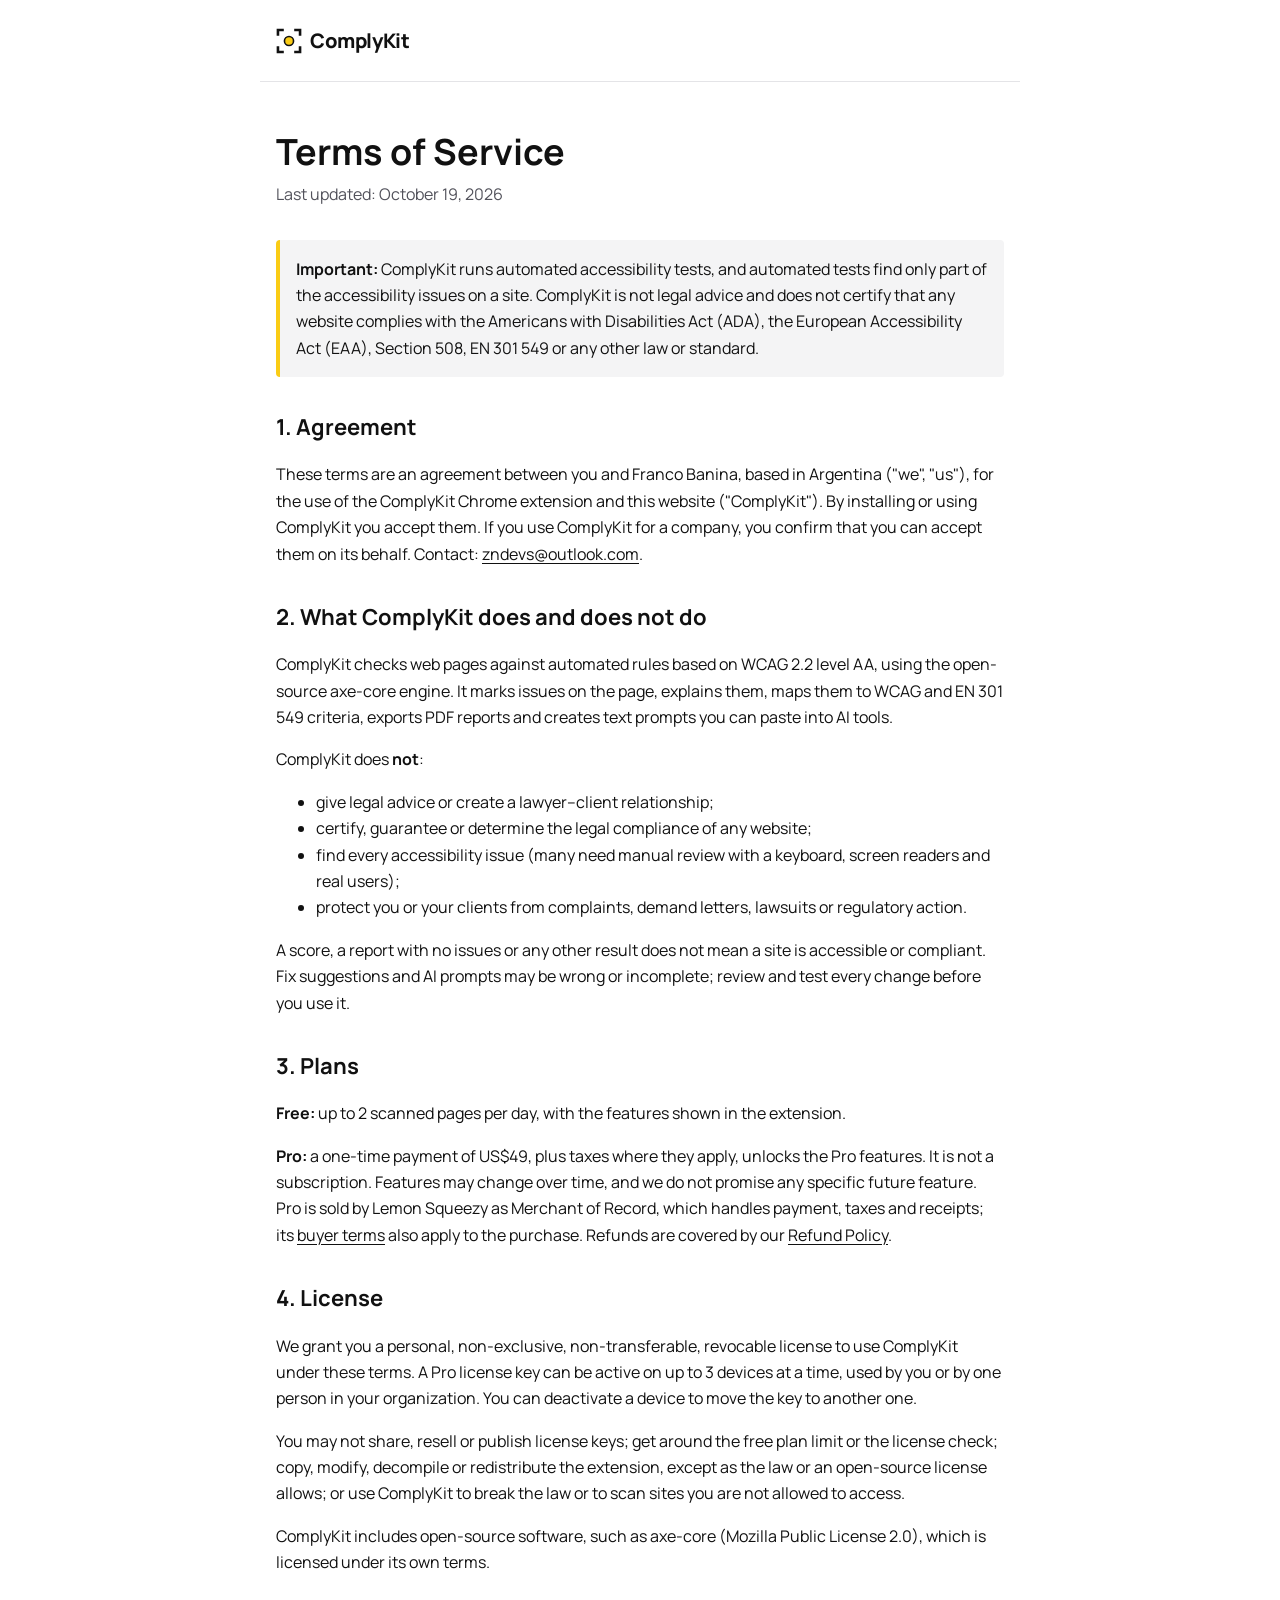
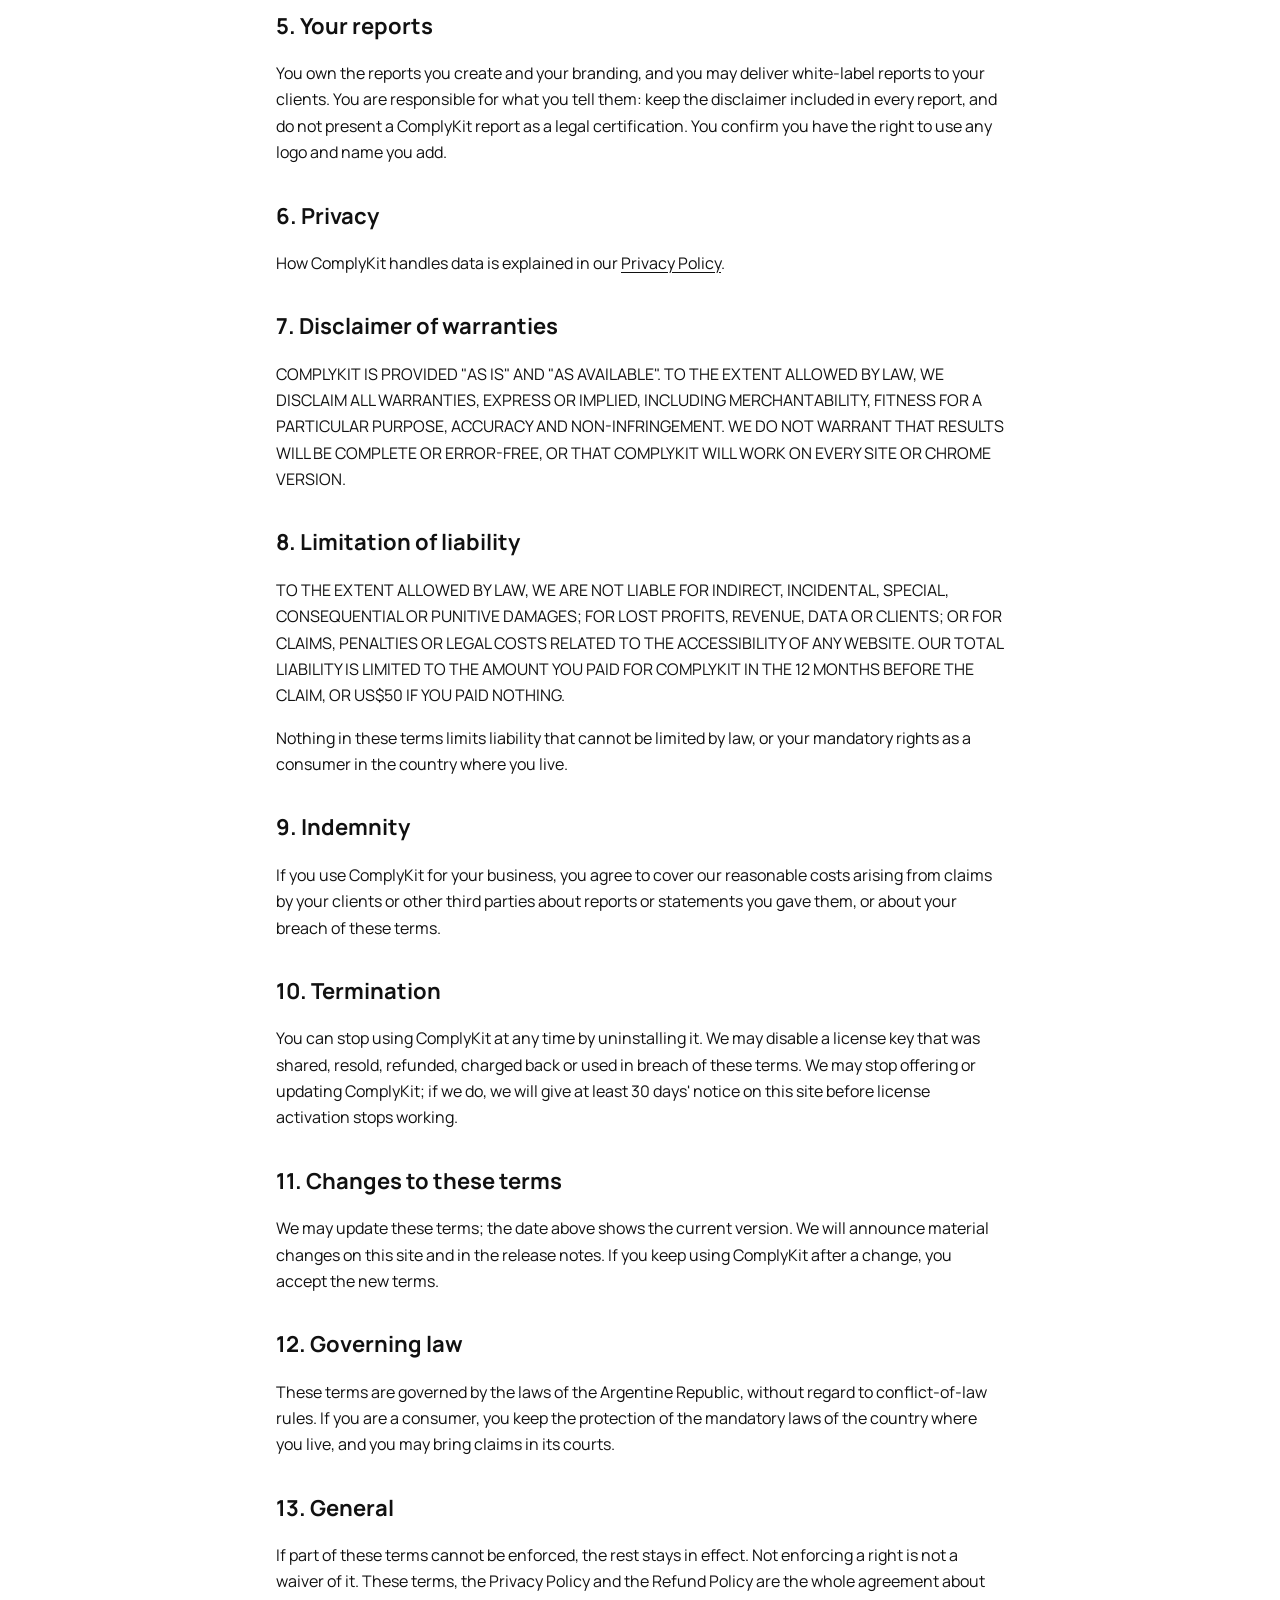
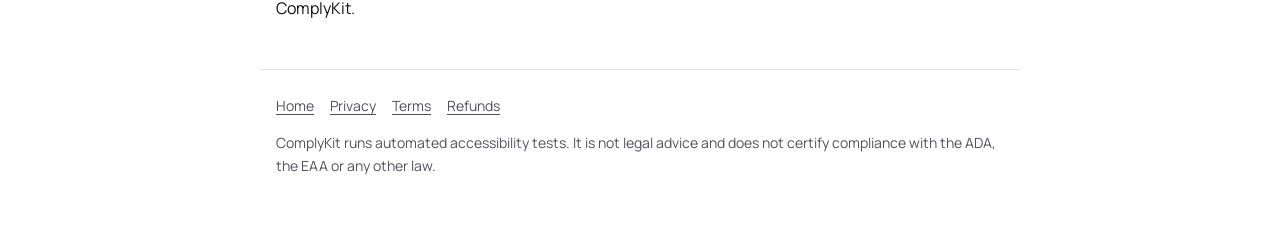
<file: terms.html>
<!doctype html>
<html lang="en">
<head>
<meta charset="utf-8">
<meta name="viewport" content="width=device-width, initial-scale=1">
<title>Terms of Service · ComplyKit</title>
<meta name="description" content="Terms of use and license for the ComplyKit Chrome extension.">
<link rel="icon" href="icon.svg">
<link rel="stylesheet" href="https://fonts.googleapis.com/css2?family=Manrope:wght@400;500;700;800&display=swap">
<link rel="stylesheet" href="tokens.css">
<link rel="stylesheet" href="legal.css">
</head>
<body>
<a class="skip" href="#main">Skip to content</a>
<header><a class="logo" href="./"><svg width="26" height="26" viewBox="0 0 40 40" aria-hidden="true"><path d="M3 12V3h9M28 3h9v9M37 28v9h-9M12 37H3v-9" fill="none" stroke="currentColor" stroke-width="4"/><circle cx="20" cy="20" r="7" fill="#facc15" stroke="#111" stroke-width="2.5"/></svg>ComplyKit</a></header>
<main id="main">
<h1>Terms of Service</h1>
<p class="meta">Last updated: October 19, 2026</p>
<p class="notice"><strong>Important:</strong> ComplyKit runs automated accessibility tests, and automated tests find only part of the accessibility issues on a site. ComplyKit is not legal advice and does not certify that any website complies with the Americans with Disabilities Act (ADA), the European Accessibility Act (EAA), Section 508, EN 301 549 or any other law or standard.</p>

<h2>1. Agreement</h2>
<p>These terms are an agreement between you and Franco Banina, based in Argentina ("we", "us"), for the use of the ComplyKit Chrome extension and this website ("ComplyKit"). By installing or using ComplyKit you accept them. If you use ComplyKit for a company, you confirm that you can accept them on its behalf. Contact: <a href="mailto:zndevs@outlook.com">zndevs@outlook.com</a>.</p>

<h2>2. What ComplyKit does and does not do</h2>
<p>ComplyKit checks web pages against automated rules based on WCAG 2.2 level AA, using the open-source axe-core engine. It marks issues on the page, explains them, maps them to WCAG and EN 301 549 criteria, exports PDF reports and creates text prompts you can paste into AI tools.</p>
<p>ComplyKit does <strong>not</strong>:</p>
<ul>
<li>give legal advice or create a lawyer–client relationship;</li>
<li>certify, guarantee or determine the legal compliance of any website;</li>
<li>find every accessibility issue (many need manual review with a keyboard, screen readers and real users);</li>
<li>protect you or your clients from complaints, demand letters, lawsuits or regulatory action.</li>
</ul>
<p>A score, a report with no issues or any other result does not mean a site is accessible or compliant. Fix suggestions and AI prompts may be wrong or incomplete; review and test every change before you use it.</p>

<h2>3. Plans</h2>
<p><strong>Free:</strong> up to 2 scanned pages per day, with the features shown in the extension.</p>
<p><strong>Pro:</strong> a one-time payment of US$49, plus taxes where they apply, unlocks the Pro features. It is not a subscription. Features may change over time, and we do not promise any specific future feature. Pro is sold by Lemon Squeezy as Merchant of Record, which handles payment, taxes and receipts; its <a href="https://www.lemonsqueezy.com/buyer-terms">buyer terms</a> also apply to the purchase. Refunds are covered by our <a href="refund.html">Refund Policy</a>.</p>

<h2>4. License</h2>
<p>We grant you a personal, non-exclusive, non-transferable, revocable license to use ComplyKit under these terms. A Pro license key can be active on up to 3 devices at a time, used by you or by one person in your organization. You can deactivate a device to move the key to another one.</p>
<p>You may not share, resell or publish license keys; get around the free plan limit or the license check; copy, modify, decompile or redistribute the extension, except as the law or an open-source license allows; or use ComplyKit to break the law or to scan sites you are not allowed to access.</p>
<p>ComplyKit includes open-source software, such as axe-core (Mozilla Public License 2.0), which is licensed under its own terms.</p>

<h2>5. Your reports</h2>
<p>You own the reports you create and your branding, and you may deliver white-label reports to your clients. You are responsible for what you tell them: keep the disclaimer included in every report, and do not present a ComplyKit report as a legal certification. You confirm you have the right to use any logo and name you add.</p>

<h2>6. Privacy</h2>
<p>How ComplyKit handles data is explained in our <a href="privacy.html">Privacy Policy</a>.</p>

<h2>7. Disclaimer of warranties</h2>
<p>COMPLYKIT IS PROVIDED "AS IS" AND "AS AVAILABLE". TO THE EXTENT ALLOWED BY LAW, WE DISCLAIM ALL WARRANTIES, EXPRESS OR IMPLIED, INCLUDING MERCHANTABILITY, FITNESS FOR A PARTICULAR PURPOSE, ACCURACY AND NON-INFRINGEMENT. WE DO NOT WARRANT THAT RESULTS WILL BE COMPLETE OR ERROR-FREE, OR THAT COMPLYKIT WILL WORK ON EVERY SITE OR CHROME VERSION.</p>

<h2>8. Limitation of liability</h2>
<p>TO THE EXTENT ALLOWED BY LAW, WE ARE NOT LIABLE FOR INDIRECT, INCIDENTAL, SPECIAL, CONSEQUENTIAL OR PUNITIVE DAMAGES; FOR LOST PROFITS, REVENUE, DATA OR CLIENTS; OR FOR CLAIMS, PENALTIES OR LEGAL COSTS RELATED TO THE ACCESSIBILITY OF ANY WEBSITE. OUR TOTAL LIABILITY IS LIMITED TO THE AMOUNT YOU PAID FOR COMPLYKIT IN THE 12 MONTHS BEFORE THE CLAIM, OR US$50 IF YOU PAID NOTHING.</p>
<p>Nothing in these terms limits liability that cannot be limited by law, or your mandatory rights as a consumer in the country where you live.</p>

<h2>9. Indemnity</h2>
<p>If you use ComplyKit for your business, you agree to cover our reasonable costs arising from claims by your clients or other third parties about reports or statements you gave them, or about your breach of these terms.</p>

<h2>10. Termination</h2>
<p>You can stop using ComplyKit at any time by uninstalling it. We may disable a license key that was shared, resold, refunded, charged back or used in breach of these terms. We may stop offering or updating ComplyKit; if we do, we will give at least 30 days' notice on this site before license activation stops working.</p>

<h2>11. Changes to these terms</h2>
<p>We may update these terms; the date above shows the current version. We will announce material changes on this site and in the release notes. If you keep using ComplyKit after a change, you accept the new terms.</p>

<h2>12. Governing law</h2>
<p>These terms are governed by the laws of the Argentine Republic, without regard to conflict-of-law rules. If you are a consumer, you keep the protection of the mandatory laws of the country where you live, and you may bring claims in its courts.</p>

<h2>13. General</h2>
<p>If part of these terms cannot be enforced, the rest stays in effect. Not enforcing a right is not a waiver of it. These terms, the Privacy Policy and the Refund Policy are the whole agreement about ComplyKit.</p>
</main>
<footer>
<nav aria-label="Legal"><a href="./">Home</a><a href="privacy.html">Privacy</a><a href="terms.html">Terms</a><a href="refund.html">Refunds</a></nav>
<p>ComplyKit runs automated accessibility tests. It is not legal advice and does not certify compliance with the ADA, the EAA or any other law.</p>
</footer>
</body>
</html>
</file>
<file: tokens.css>
/* ComplyKit: tokens del manual de marca. Fuente única de colores, tipografía, espacios y radios. */
:root {
  --surface: #ffffff;
  --surface-raised: #f4f4f5;
  --ink: #111111;
  --ink-muted: #52525b;
  --hairline: #e4e4e7;
  --control-border: #71717a;
  --signal: #facc15;
  --on-signal: #111111;
  --action: #111111;
  --on-action: #facc15;
  --focus: #111111;
  --sev-critical: #b91c1c;
  --sev-serious: #c2410c;
  --sev-moderate: #facc15;
  --sev-minor: #52525b;
  --sev-pass: #15803d;
  --on-sev: #ffffff;
  --text-critical: #b91c1c;

  --font-sans: Manrope, "Segoe UI", system-ui, sans-serif;
  --font-mono: "JetBrains Mono", ui-monospace, Consolas, monospace;

  --space-1: 4px; --space-2: 8px; --space-3: 12px; --space-4: 16px;
  --space-6: 24px; --space-8: 32px; --space-12: 48px;
  --radius-sm: 4px; --radius-md: 8px; --radius-none: 0;
}
@media (prefers-color-scheme: dark) {
  :root:not([data-theme="light"]) {
    --surface: #111111; --surface-raised: #1c1c1e; --ink: #ffffff; --ink-muted: #a1a1aa;
    --hairline: #2e2e32; --control-border: #8e8e96; --action: #facc15; --on-action: #111111;
    --focus: #facc15; --text-critical: #f87171; color-scheme: dark;
  }
}
:root[data-theme="dark"] {
  --surface: #111111; --surface-raised: #1c1c1e; --ink: #ffffff; --ink-muted: #a1a1aa;
  --hairline: #2e2e32; --control-border: #8e8e96; --action: #facc15; --on-action: #111111;
  --focus: #facc15; --text-critical: #f87171; color-scheme: dark;
}
</file>
<file: legal.css>
/* Legal pages. Colors come from tokens.css (copied from docs/diseno/tokens.css). */
* { box-sizing: border-box; }
body { margin: 0; background: var(--surface); color: var(--ink); font-family: var(--font-sans); font-size: 16px; line-height: 1.65; }
a { color: var(--ink); text-underline-offset: 3px; }
a:focus-visible { outline: 2px solid var(--focus); outline-offset: 2px; }
.skip { position: absolute; left: -999px; }
.skip:focus { left: var(--space-4); top: var(--space-4); background: var(--action); color: var(--on-action); padding: var(--space-2) var(--space-4); }
header, main, footer { max-width: 760px; margin: 0 auto; padding: 0 var(--space-4); }
header { display: flex; align-items: center; justify-content: space-between; padding-top: var(--space-6); padding-bottom: var(--space-6); border-bottom: 1px solid var(--hairline); }
h1 { font-size: 36px; line-height: 1.2; margin: var(--space-12) 0 var(--space-2); }
h2 { font-size: 22px; margin: var(--space-8) 0 var(--space-2); }
h3 { font-size: 17px; margin: var(--space-6) 0 var(--space-1); }
.meta { color: var(--ink-muted); margin: 0 0 var(--space-8); }
.notice { background: var(--surface-raised); border-left: 4px solid var(--signal); padding: var(--space-4); border-radius: var(--radius-sm); }
table { border-collapse: collapse; width: 100%; font-size: 15px; }
th, td { text-align: left; vertical-align: top; padding: var(--space-2); border-bottom: 1px solid var(--hairline); }
.table-wrap { overflow-x: auto; }
code { font-family: var(--font-mono); font-size: 14px; }
footer { margin-top: var(--space-12); padding-top: var(--space-6); padding-bottom: var(--space-12); border-top: 1px solid var(--hairline); color: var(--ink-muted); font-size: 14px; }
footer nav { display: flex; flex-wrap: wrap; gap: var(--space-4); margin-bottom: var(--space-2); }
footer a { color: var(--ink-muted); }
.logo { display: flex; align-items: center; gap: var(--space-2); font-weight: 800; font-size: 20px; letter-spacing: -0.02em; text-decoration: none; }
</file>
